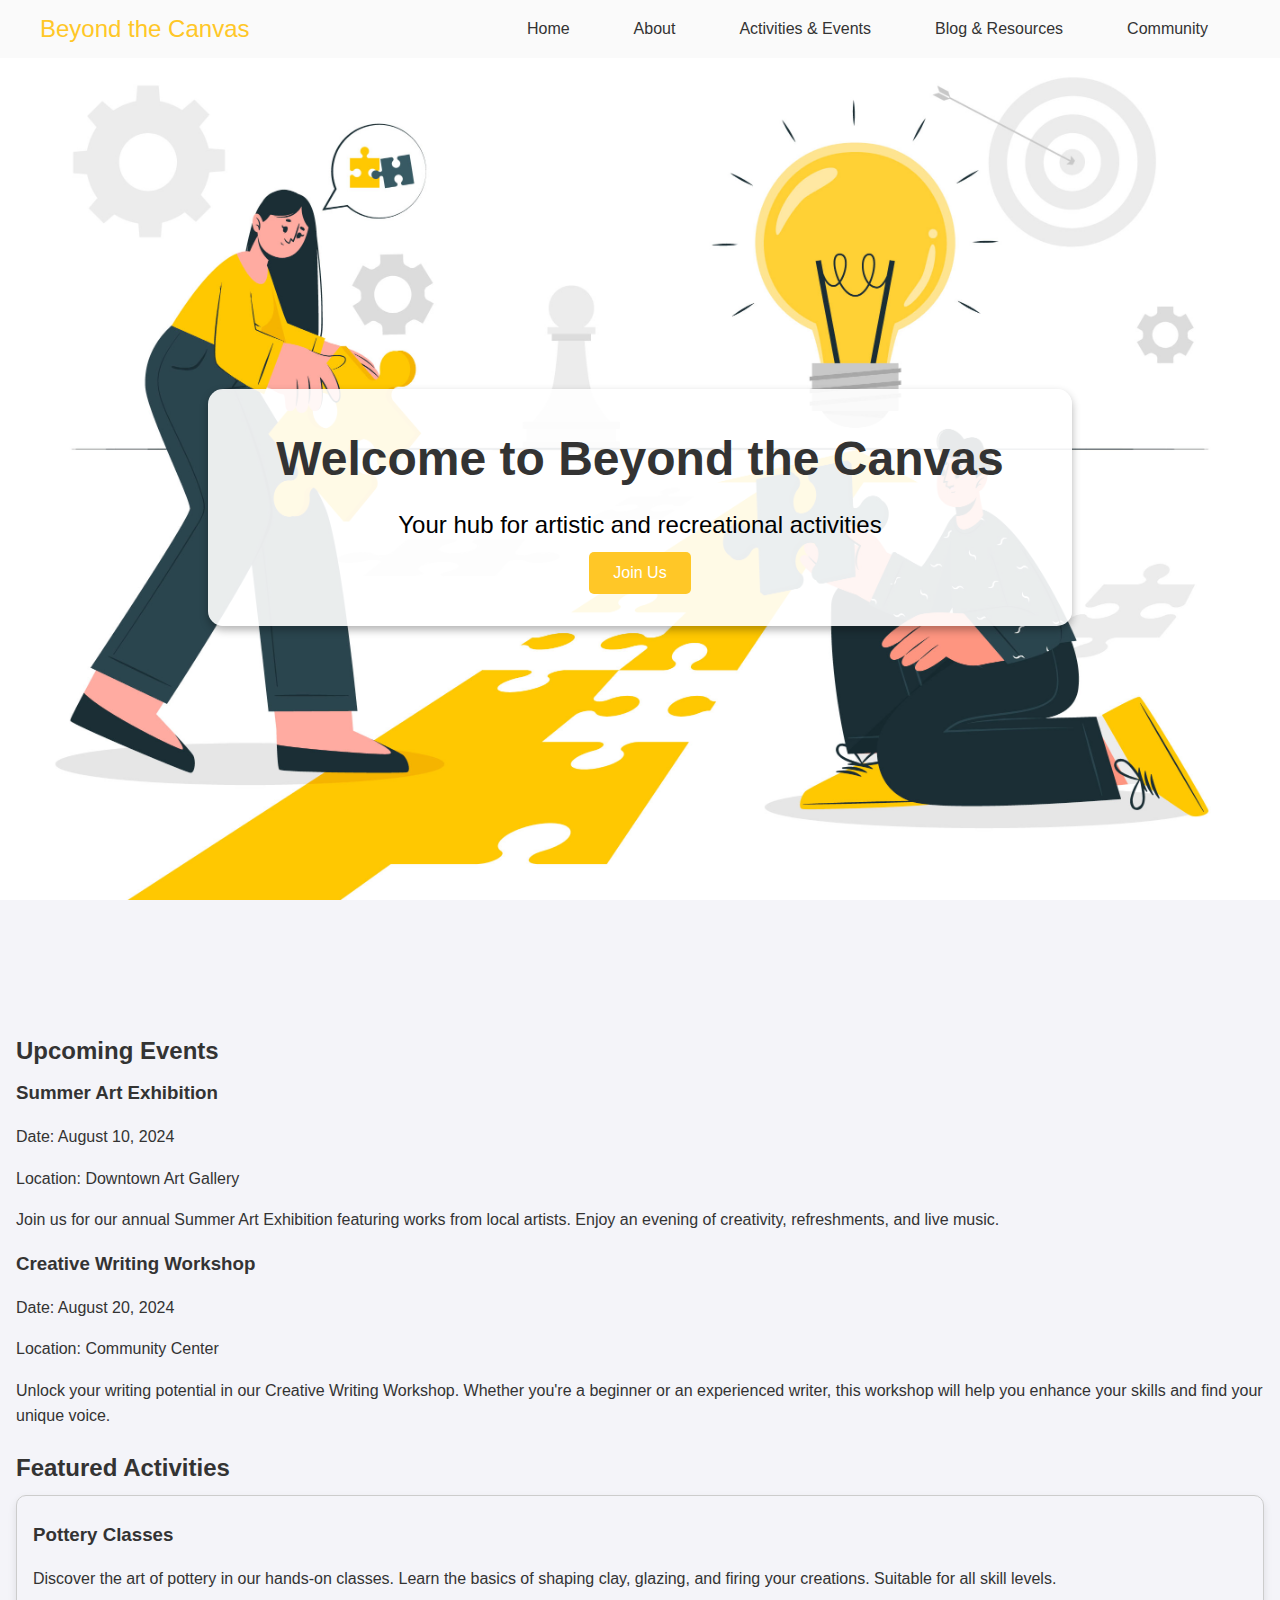
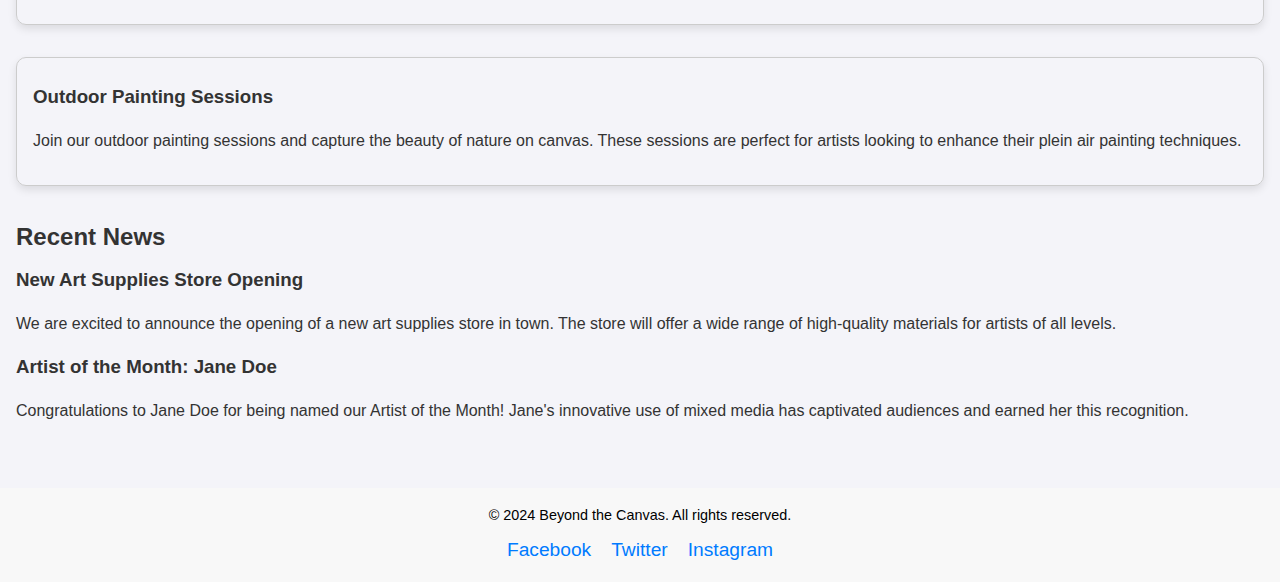
<file: index.html>
<!DOCTYPE html>
<html lang="en">
<head>
    <meta charset="UTF-8">
    <meta name="viewport" content="width=device-width, initial-scale=1.0">
    <title>Beyond the Canvas</title>
    <link rel="stylesheet" href="styles.css">
    <link rel="stylesheet" href="responsive.css">
    <link rel="stylesheet" href="parallax.css"> <!-- Add this line for parallax styles -->
</head>
<body>
    <!-- <header>
        <nav>
            <div class="nav-container">
                <a href="index.html" class="logo">Beyond the Canvas</a>
                <button class="hamburger" aria-label="Toggle menu">
                    &#9776;
                </button>
                <ul class="nav-links">
                    <li><a href="index.html">Home</a></li>
                    <li><a href="about.html">About</a></li>
                    <li class="dropdown">
                        <a href="#">Activities & Events</a>
                        <ul class="dropdown-menu">
                            <li><a href="activities.html">Activities</a></li>
                            <li><a href="events.html">Events</a></li>
                            <li><a href="achievements.html">Achievements</a></li>
                        </ul>
                    </li>
                    <li class="dropdown">
                        <a href="#">Blog & Resources</a>
                        <ul class="dropdown-menu">
                            <li><a href="blog.html">Blog</a></li>
                            <li><a href="resources.html">Resources</a></li>
                        </ul>
                    </li>
                    <li class="dropdown">
                        <a href="#">Community</a>
                        <ul class="dropdown-menu">
                            <li><a href="membership.html">Membership</a></li>
                            <li><a href="gallery.html">Gallery</a></li>
                            <li><a href="contact.html">Contact Us</a></li>
                        </ul>
                    </li>
                </ul>
            </div>
        </nav>
    </header> -->

    <header>
        <nav>
            <div class="nav-container">
                <a href="index.html" class="logo">Beyond the Canvas</a>
                <button class="hamburger" aria-label="Toggle menu">
                    &#9776;
                </button>
                <ul class="nav-links">
                    <li><a href="index.html">Home</a></li>
                    <li><a href="about.html">About</a></li>
                    <li class="dropdown">
                        <a href="#">Activities & Events</a>
                        <ul class="dropdown-menu">
                            <li><a href="activities.html">Activities</a></li>
                            <li><a href="events.html">Events</a></li>
                            <li><a href="achievements.html">Achievements</a></li>
                        </ul>
                    </li>
                    <li class="dropdown">
                        <a href="#">Blog & Resources</a>
                        <ul class="dropdown-menu">
                            <li><a href="blog.html">Blog</a></li>
                            <li><a href="resources.html">Resources</a></li>
                        </ul>
                    </li>
                    <li class="dropdown">
                        <a href="#">Community</a>
                        <ul class="dropdown-menu">
                            <li><a href="membership.html">Membership</a></li>
                            <li><a href="gallery.html">Gallery</a></li>
                            <li><a href="contact.html">Contact Us</a></li>
                        </ul>
                    </li>
                </ul>
            </div>
        </nav>
    </header>
    
    <div class="parallax-bg">
        <div class="hero-content">
            <h1>Welcome to Beyond the Canvas</h1>
            <p>Your hub for artistic and recreational activities</p>
            <button style="background-color: ffc727;">Join Us</button>
        </div>
    </div>
    
    <main>
        <section class="upcoming-events" id="events-section">
            <h2>Upcoming Events</h2>
            <div class="event">
                <h3>Summer Art Exhibition</h3>
                <p>Date: August 10, 2024</p>
                <p>Location: Downtown Art Gallery</p>
                <p>Join us for our annual Summer Art Exhibition featuring works from local artists. Enjoy an evening of creativity, refreshments, and live music.</p>
            </div>
            <div class="event">
                <h3>Creative Writing Workshop</h3>
                <p>Date: August 20, 2024</p>
                <p>Location: Community Center</p>
                <p>Unlock your writing potential in our Creative Writing Workshop. Whether you're a beginner or an experienced writer, this workshop will help you enhance your skills and find your unique voice.</p>
            </div>
        </section>
        <section class="featured-activities">
            <h2>Featured Activities</h2>
            <div class="activity">
                <h3>Pottery Classes</h3>
                <p>Discover the art of pottery in our hands-on classes. Learn the basics of shaping clay, glazing, and firing your creations. Suitable for all skill levels.</p>
            </div>
            <div class="activity">
                <h3>Outdoor Painting Sessions</h3>
                <p>Join our outdoor painting sessions and capture the beauty of nature on canvas. These sessions are perfect for artists looking to enhance their plein air painting techniques.</p>
            </div>
        </section>
        <section class="recent-news">
            <h2>Recent News</h2>
            <div class="news-item">
                <h3>New Art Supplies Store Opening</h3>
                <p>We are excited to announce the opening of a new art supplies store in town. The store will offer a wide range of high-quality materials for artists of all levels.</p>
            </div>
            <div class="news-item">
                <h3>Artist of the Month: Jane Doe</h3>
                <p>Congratulations to Jane Doe for being named our Artist of the Month! Jane's innovative use of mixed media has captivated audiences and earned her this recognition.</p>
            </div>
        </section>
    </main>
    <footer>
        <p>&copy; 2024 Beyond the Canvas. All rights reserved.</p>
        <div class="social-media">
            <a href="#">Facebook</a>
            <a href="#">Twitter</a>
            <a href="#">Instagram</a>
        </div>
    </footer>
    <script src="script.js"></script>
</body>
</html>
</file>
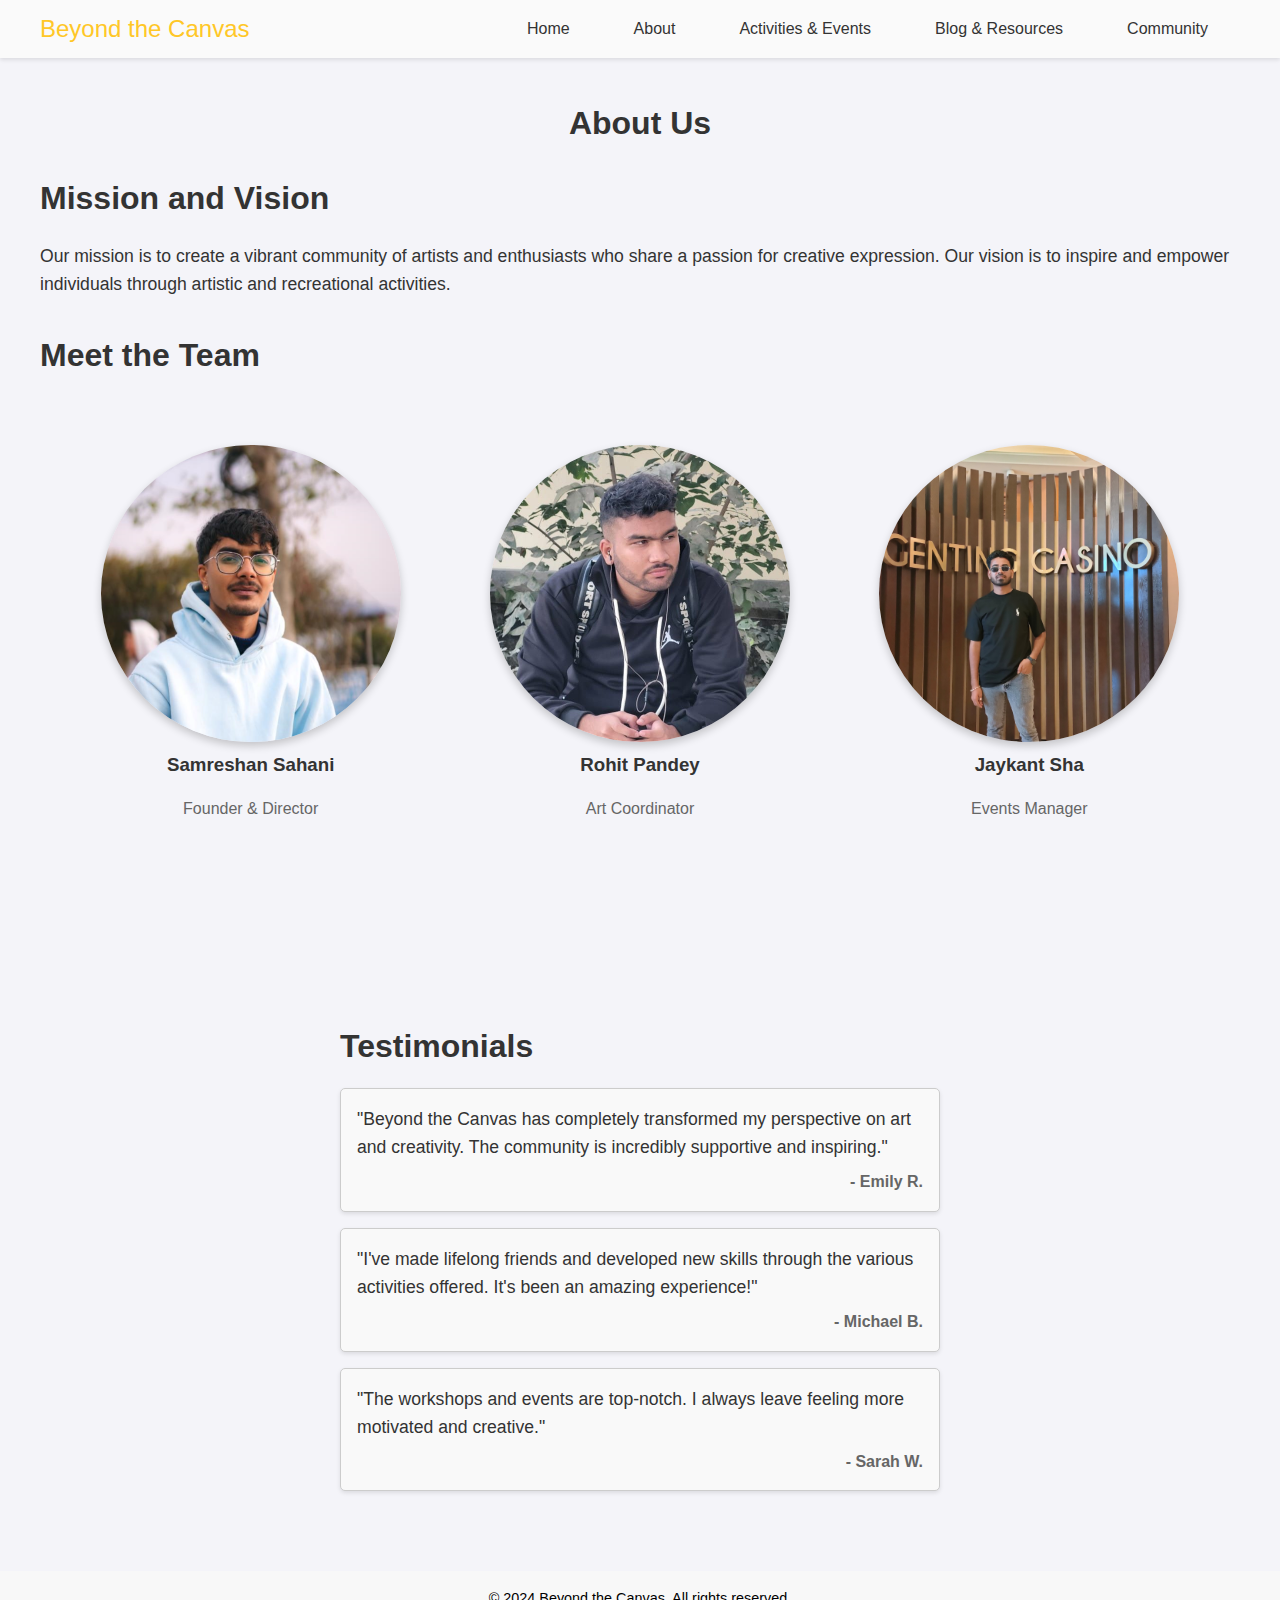
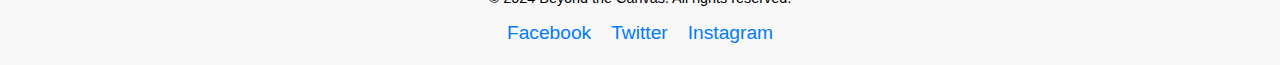
<file: about.html>
<!DOCTYPE html>
<html lang="en">
<head>
    <meta charset="UTF-8">
    <meta name="viewport" content="width=device-width, initial-scale=1.0">
    <title>About Us - Beyond the Canvas</title>
    <link rel="stylesheet" href="styles.css">
    <link rel="stylesheet" href="responsive.css">
    <style>

/* Main Content Styles */
main {
    padding: 2rem;
}

.about-us {
    max-width: 1200px;
    margin: 0 auto;
}

h1 {
    text-align: center;
    margin-bottom: 1.5rem;
    color: #333;
}

.mission-vision {
    margin-bottom: 2rem;
}

.mission-vision h2 {
    font-size: 2rem;
    margin-bottom: 0.5rem;
    color: #333;
}

.mission-vision p {
    font-size: 1.1rem;
}

.team {
    margin-bottom: 2rem;
}

.team h2 {
    font-size: 2rem;
    margin-bottom: 1rem;
    color: #333;
}

.team-outer {
    display: flex;
    justify-content: space-around;
    flex-wrap: wrap;
}

.team-member {
    text-align: center;
    margin: 1rem;
    max-width: 300px;
}

.team-member img {
    width: 100%;
    height: 60%;
    border-radius: 100%;
    box-shadow: 0 4px 8px rgba(0, 0, 0, 0.2);
}

.team-member h3 {
    margin: 0.5rem 0;
    color: #333;
}

.team-member p {
    color: #666;
}

.testimonials {
    margin-top: 2rem;
}

.testimonials h2 {
    font-size: 2rem;
    margin-bottom: 1rem;
    color: #333;
}

.testimonial {
    background: #f9f9f9;
    border-radius: 5px;
    padding: 1rem;
    margin-bottom: 1rem;
    box-shadow: 0 2px 4px rgba(0, 0, 0, 0.1);
}

.testimonial p {
    font-size: 1.1rem;
    margin: 0;
    color: #333;
}

.testimonial h3 {
    text-align: right;
    font-size: 1rem;
    margin: 0.5rem 0 0;
    color: #666;
}

    </style>
</head>
<body>
    <header>
        <nav>
            <div class="nav-container">
                <a href="index.html" class="logo">Beyond the Canvas</a>
                <button class="hamburger" aria-label="Toggle menu">
                    &#9776;
                </button>
                <ul class="nav-links">
                    <li><a href="index.html">Home</a></li>
                    <li><a href="about.html">About</a></li>
                    <li class="dropdown">
                        <a href="#">Activities & Events</a>
                        <ul class="dropdown-menu">
                            <li><a href="activities.html">Activities</a></li>
                            <li><a href="events.html">Events</a></li>
                            <li><a href="achievements.html">Achievements</a></li>

                        </ul>
                    </li>
                    <li class="dropdown">
                        <a href="#">Blog & Resources</a>
                        <ul class="dropdown-menu">
                            <li><a href="blog.html">Blog</a></li>
                            <li><a href="resources.html">Resources</a></li>
                        </ul>
                    </li>
                    <li class="dropdown">
                        <a href="#">Community</a>
                        <ul class="dropdown-menu">
                            <li><a href="membership.html">Membership</a></li>
                            <li><a href="gallery.html">Gallery</a></li>
                            <li><a href="contact.html">Contact Us</a></li>
                        </ul>
                    </li>
                </ul>
            </div>
        </nav>
    </header>
    <main>
        <section class="about-us">
            <h1>About Us</h1>
            <div class="mission-vision">
                <h2>Mission and Vision</h2>
                <p>Our mission is to create a vibrant community of artists and enthusiasts who share a passion for creative expression. Our vision is to inspire and empower individuals through artistic and recreational activities.</p>
            </div>
            <div class="team">
                <h2>Meet the Team</h2>
                <div class="team-outer">
                    <div class="team-member">
                        <img src="Member.png" alt="Team Member 1">
                        <h3>Samreshan Sahani</h3>
                        <p>Founder & Director</p>
                    </div>
                    <div class="team-member">
                        <img src="Member2.jpg" alt="Team Member 2">
                        <h3>Rohit Pandey</h3>
                        <p>Art Coordinator</p>
                    </div>
                    <div class="team-member">
                        <img src="Member3.jpg" alt="Team Member 3">
                        <h3>Jaykant Sha</h3>
                        <p>Events Manager</p>
                    </div>
                </div>
            </div>
            <div class="testimonials">
                <h2>Testimonials</h2>
                <div class="testimonial">
                    <p>"Beyond the Canvas has completely transformed my perspective on art and creativity. The community is incredibly supportive and inspiring."</p>
                    <h3>- Emily R.</h3>
                </div>
                <div class="testimonial">
                    <p>"I've made lifelong friends and developed new skills through the various activities offered. It's been an amazing experience!"</p>
                    <h3>- Michael B.</h3>
                </div>
                <div class="testimonial">
                    <p>"The workshops and events are top-notch. I always leave feeling more motivated and creative."</p>
                    <h3>- Sarah W.</h3>
                </div>
            </div>
        </section>
    </main>
    <footer>
        <p>&copy; 2024 Beyond the Canvas. All rights reserved.</p>
        <div class="social-media">
            <a href="#">Facebook</a>
            <a href="#">Twitter</a>
            <a href="#">Instagram</a>
        </div>
    </footer>
    <script src="script.js"></script>
</body>
</html>
</file>
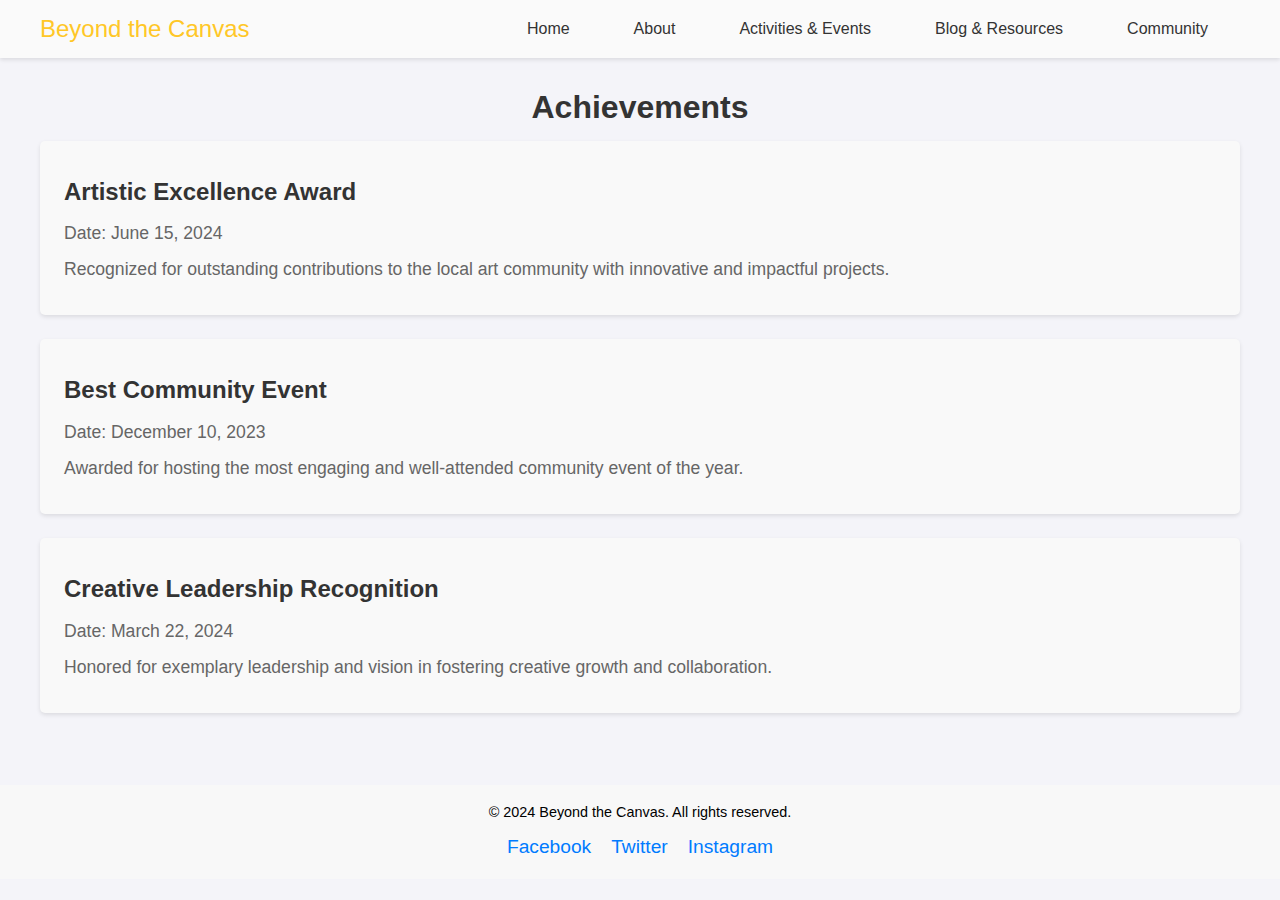
<file: achievements.html>
<!DOCTYPE html>
<html lang="en">
<head>
    <meta charset="UTF-8">
    <meta name="viewport" content="width=device-width, initial-scale=1.0">
    <title>Achievements - Beyond the Canvas</title>
    <link rel="stylesheet" href="styles.css">
    <link rel="stylesheet" href="responsive.css">
</head>
<body>
    <header>
        <nav>
            <div class="nav-container">
                <a href="index.html" class="logo">Beyond the Canvas</a>
                <button class="hamburger" aria-label="Toggle menu">
                    &#9776;
                </button>
                <ul class="nav-links">
                    <li><a href="index.html">Home</a></li>
                    <li><a href="about.html">About</a></li>
                    <li class="dropdown">
                        <a href="#">Activities & Events</a>
                        <ul class="dropdown-menu">
                            <li><a href="activities.html">Activities</a></li>
                            <li><a href="events.html">Events</a></li>
                            <li><a href="achievements.html">Achievements</a></li>
                        </ul>
                    </li>
                    <li class="dropdown">
                        <a href="#">Blog & Resources</a>
                        <ul class="dropdown-menu">
                            <li><a href="blog.html">Blog</a></li>
                            <li><a href="resources.html">Resources</a></li>
                        </ul>
                    </li>
                    <li class="dropdown">
                        <a href="#">Community</a>
                        <ul class="dropdown-menu">
                            <li><a href="membership.html">Membership</a></li>
                            <li><a href="gallery.html">Gallery</a></li>
                            <li><a href="contact.html">Contact Us</a></li>
                        </ul>
                    </li>
                </ul>
            </div>
        </nav>
    </header>
    
    <main>
        <section class="achievements">
            <h1>Achievements</h1>
            <div class="achievement">
                <h2>Artistic Excellence Award</h2>
                <p>Date: June 15, 2024</p>
                <p>Recognized for outstanding contributions to the local art community with innovative and impactful projects.</p>
            </div>
            <div class="achievement">
                <h2>Best Community Event</h2>
                <p>Date: December 10, 2023</p>
                <p>Awarded for hosting the most engaging and well-attended community event of the year.</p>
            </div>
            <div class="achievement">
                <h2>Creative Leadership Recognition</h2>
                <p>Date: March 22, 2024</p>
                <p>Honored for exemplary leadership and vision in fostering creative growth and collaboration.</p>
            </div>
        </section>
    </main>
    
    <footer>
        <p>&copy; 2024 Beyond the Canvas. All rights reserved.</p>
        <div class="social-media">
            <a href="#">Facebook</a>
            <a href="#">Twitter</a>
            <a href="#">Instagram</a>
        </div>
    </footer>
    <script src="script.js"></script>
</body>
</html>
</file>
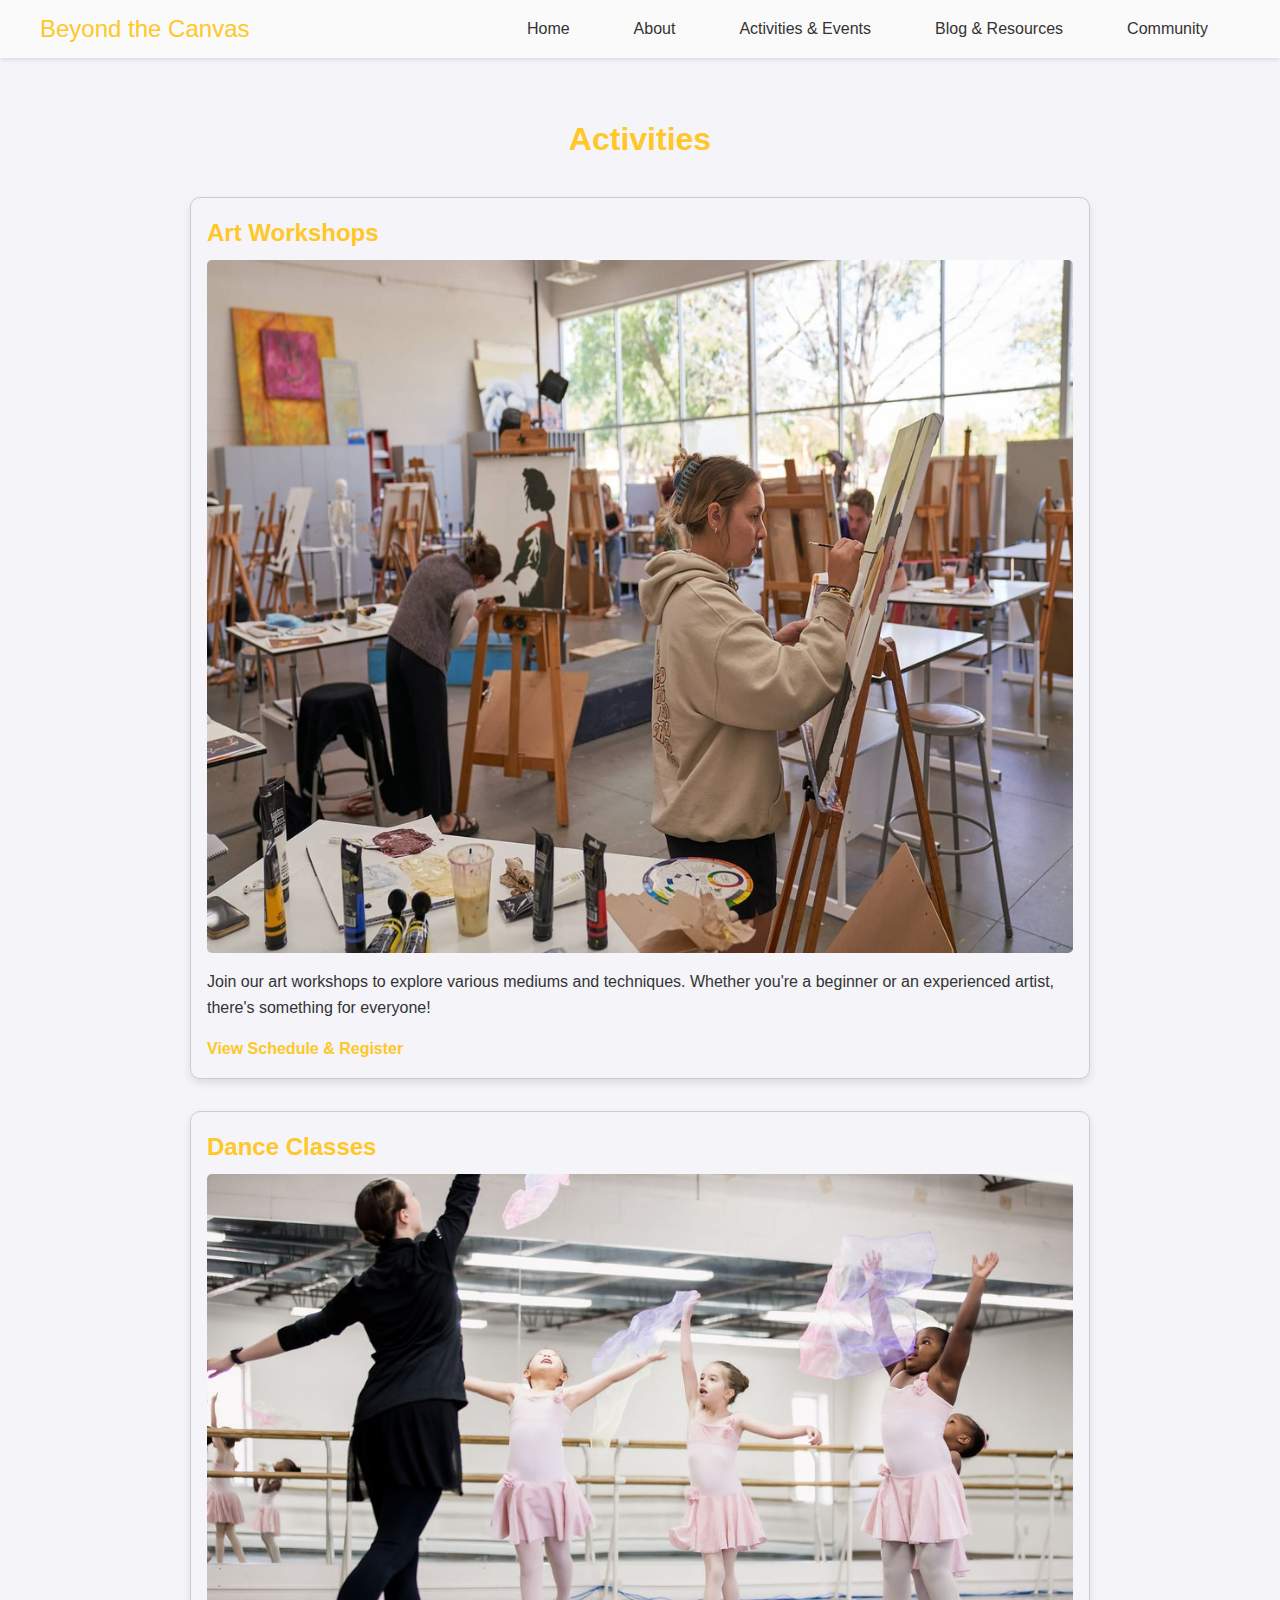
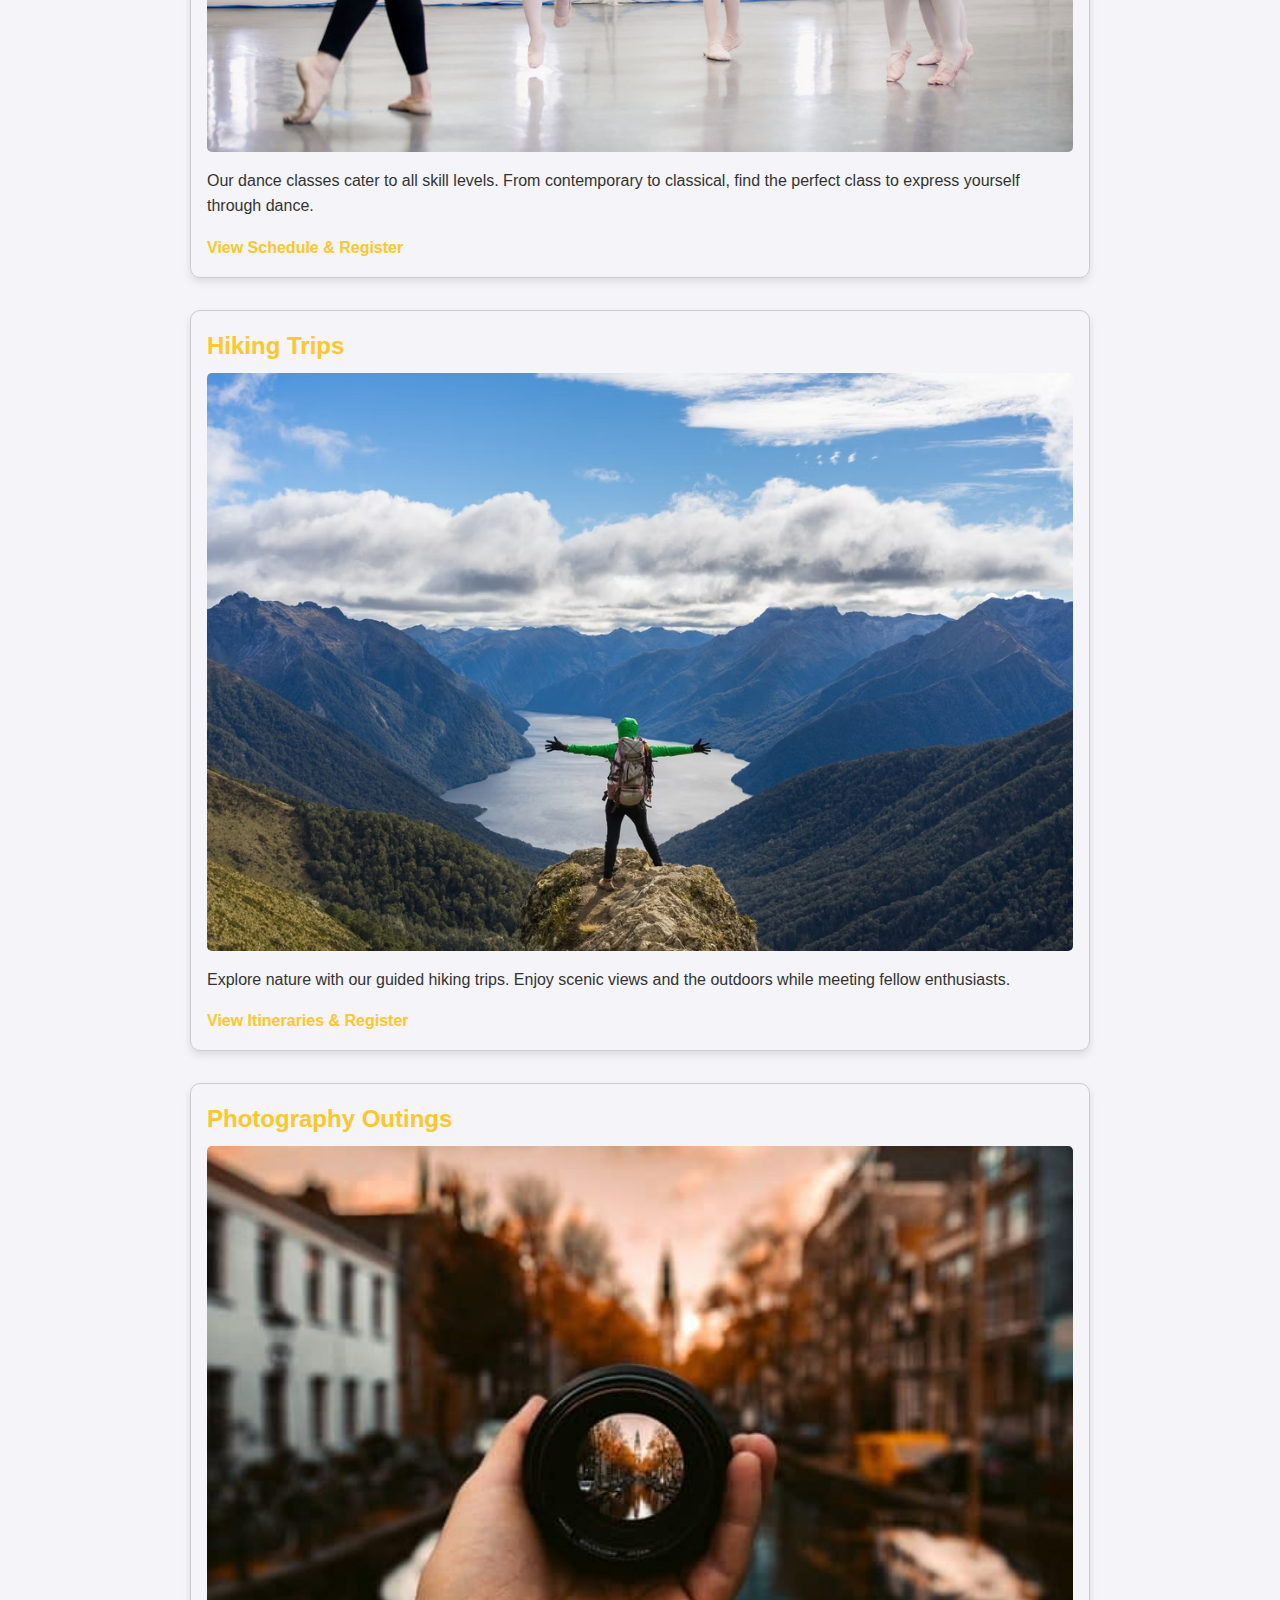
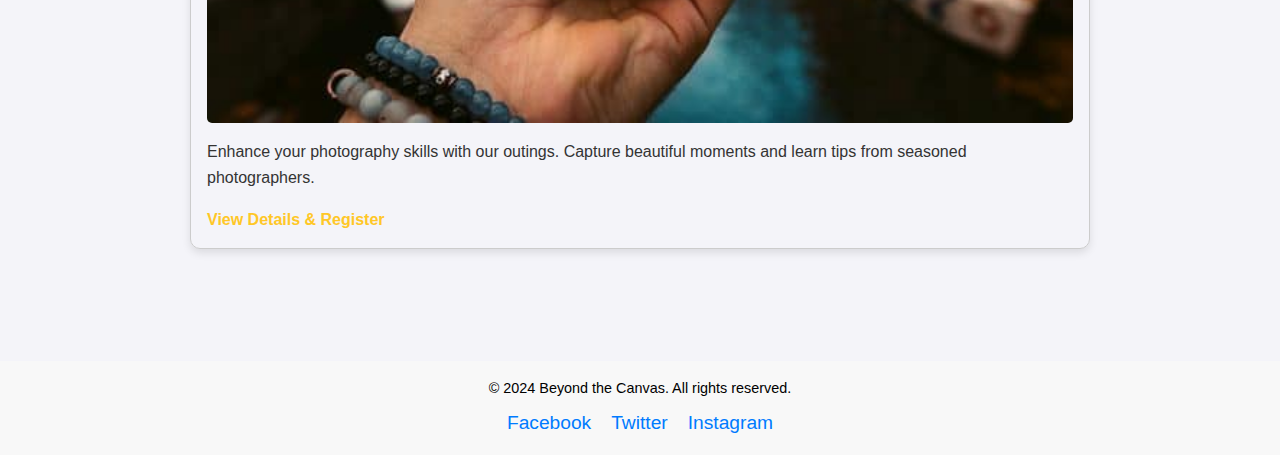
<file: activities.html>
<!DOCTYPE html>
<html lang="en">
<head>
    <meta charset="UTF-8">
    <meta name="viewport" content="width=device-width, initial-scale=1.0">
    <title>Activities - Beyond the Canvas</title>
    <link rel="stylesheet" href="styles.css">
    <link rel="stylesheet" href="responsive.css">
</head>
<body>
    <header>
        <nav>
            <div class="nav-container">
                <a href="index.html" class="logo">Beyond the Canvas</a>
                <button class="hamburger" aria-label="Toggle menu">
                    &#9776;
                </button>
                <ul class="nav-links">
                    <li><a href="index.html">Home</a></li>
                    <li><a href="about.html">About</a></li>
                    <li class="dropdown">
                        <a href="#">Activities & Events</a>
                        <ul class="dropdown-menu">
                            <li><a href="activities.html">Activities</a></li>
                            <li><a href="events.html">Events</a></li>
                            <li><a href="achievements.html">Achievements</a></li>

                        </ul>
                    </li>
                    <li class="dropdown">
                        <a href="#">Blog & Resources</a>
                        <ul class="dropdown-menu">
                            <li><a href="blog.html">Blog</a></li>
                            <li><a href="resources.html">Resources</a></li>
                        </ul>
                    </li>
                    <li class="dropdown">
                        <a href="#">Community</a>
                        <ul class="dropdown-menu">
                            <li><a href="membership.html">Membership</a></li>
                            <li><a href="gallery.html">Gallery</a></li>
                            <li><a href="contact.html">Contact Us</a></li>
                        </ul>
                    </li>
                </ul>
            </div>
        </nav>
    </header>
    
    
    <main>
        <section class="activities">
            <h1>Activities</h1>
            <div class="activity">
                <h2>Art Workshops</h2>
                <img src="art-workshop.jpg" alt="Art Workshop">
                <p>Join our art workshops to explore various mediums and techniques. Whether you're a beginner or an experienced artist, there's something for everyone!</p>
                <a href="#">View Schedule & Register</a>
            </div>
            <div class="activity">
                <h2>Dance Classes</h2>
                <img src="Dance.classes.jpg" alt="Dance Class">
                <p>Our dance classes cater to all skill levels. From contemporary to classical, find the perfect class to express yourself through dance.</p>
                <a href="#">View Schedule & Register</a>
            </div>
            <div class="activity">
                <h2>Hiking Trips</h2>
                <img src="hiking-2.avif" alt="Hiking Trip">
                <p>Explore nature with our guided hiking trips. Enjoy scenic views and the outdoors while meeting fellow enthusiasts.</p>
                <a href="#">View Itineraries & Register</a>
            </div>
            <div class="activity">
                <h2>Photography Outings</h2>
                <img src="Photography.jpg" alt="Photography Outing">
                <p>Enhance your photography skills with our outings. Capture beautiful moments and learn tips from seasoned photographers.</p>
                <a href="#">View Details & Register</a>
            </div>
        </section>
    </main>
    <footer>
        <p>&copy; 2024 Beyond the Canvas. All rights reserved.</p>
        <div class="social-media">
            <a href="#">Facebook</a>
            <a href="#">Twitter</a>
            <a href="#">Instagram</a>
        </div>
    </footer>
    <script src="script.js"></script>
</body>
</html>
</file>
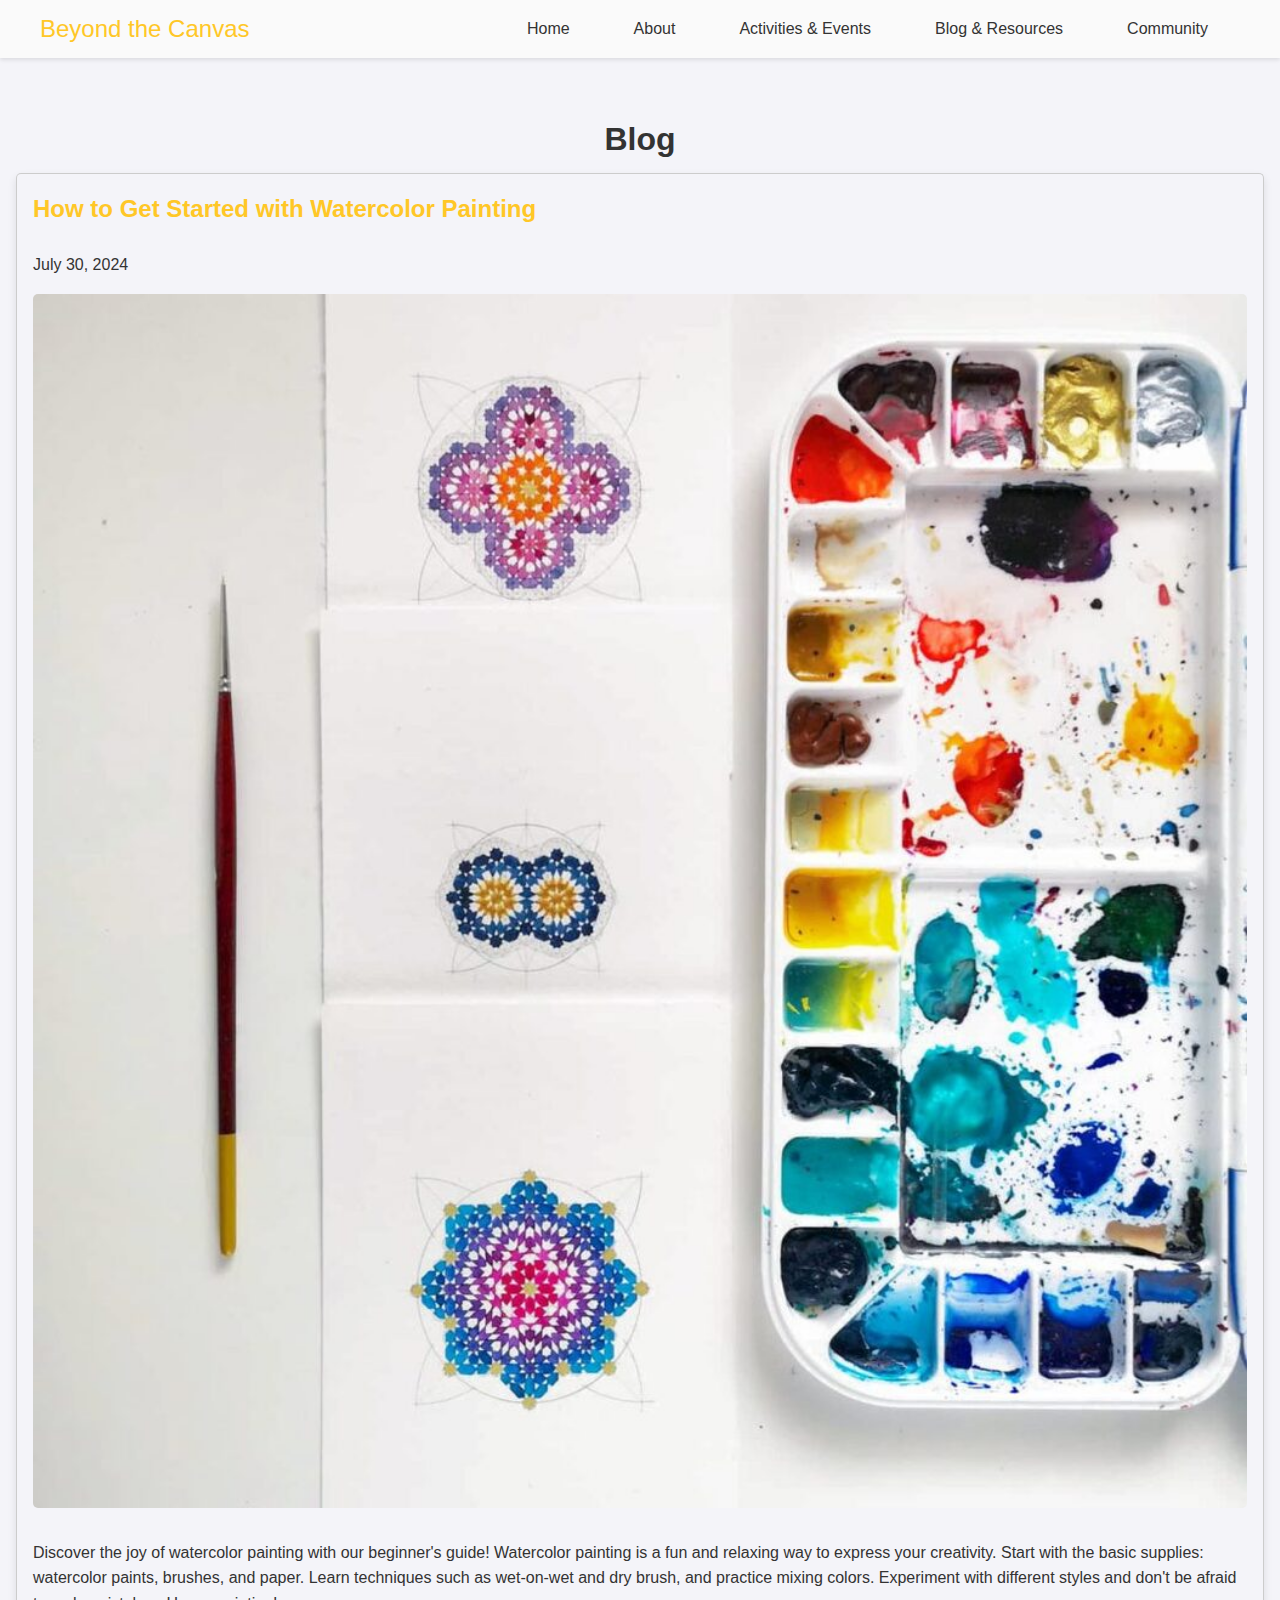
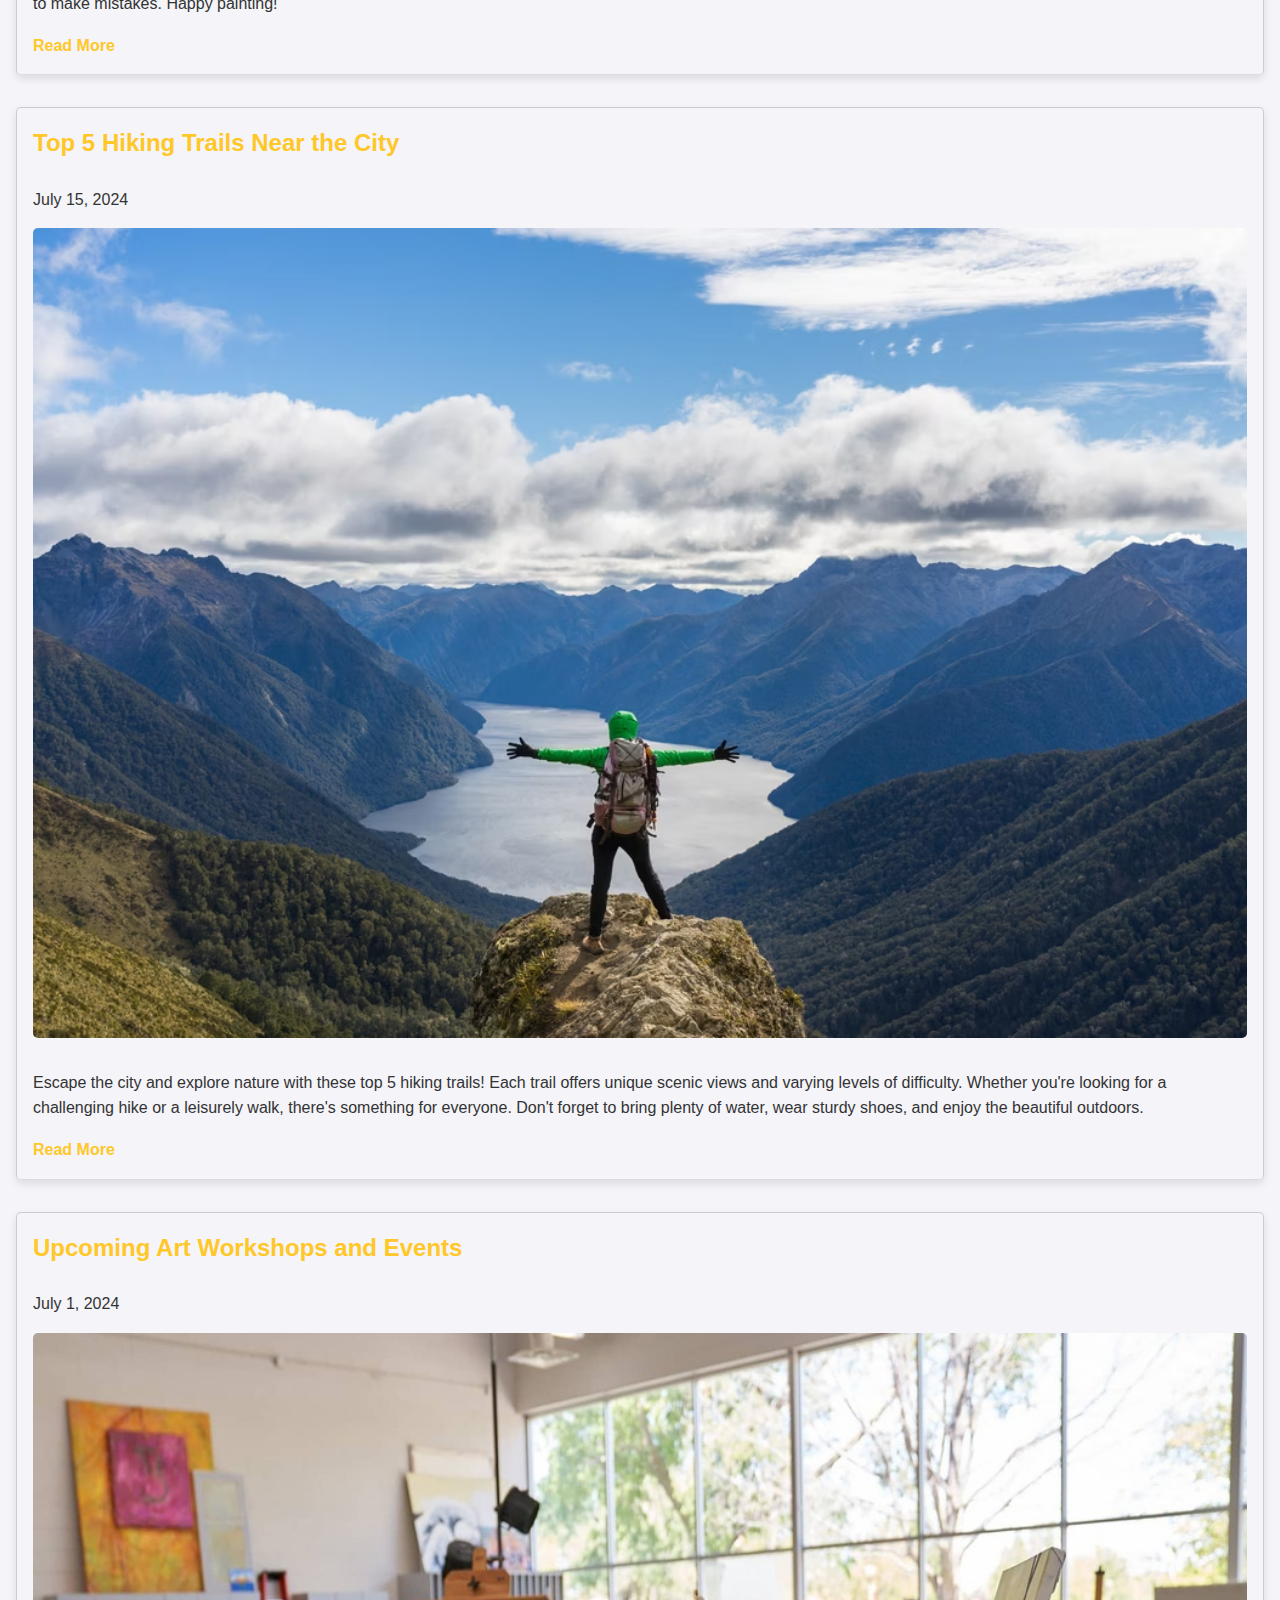
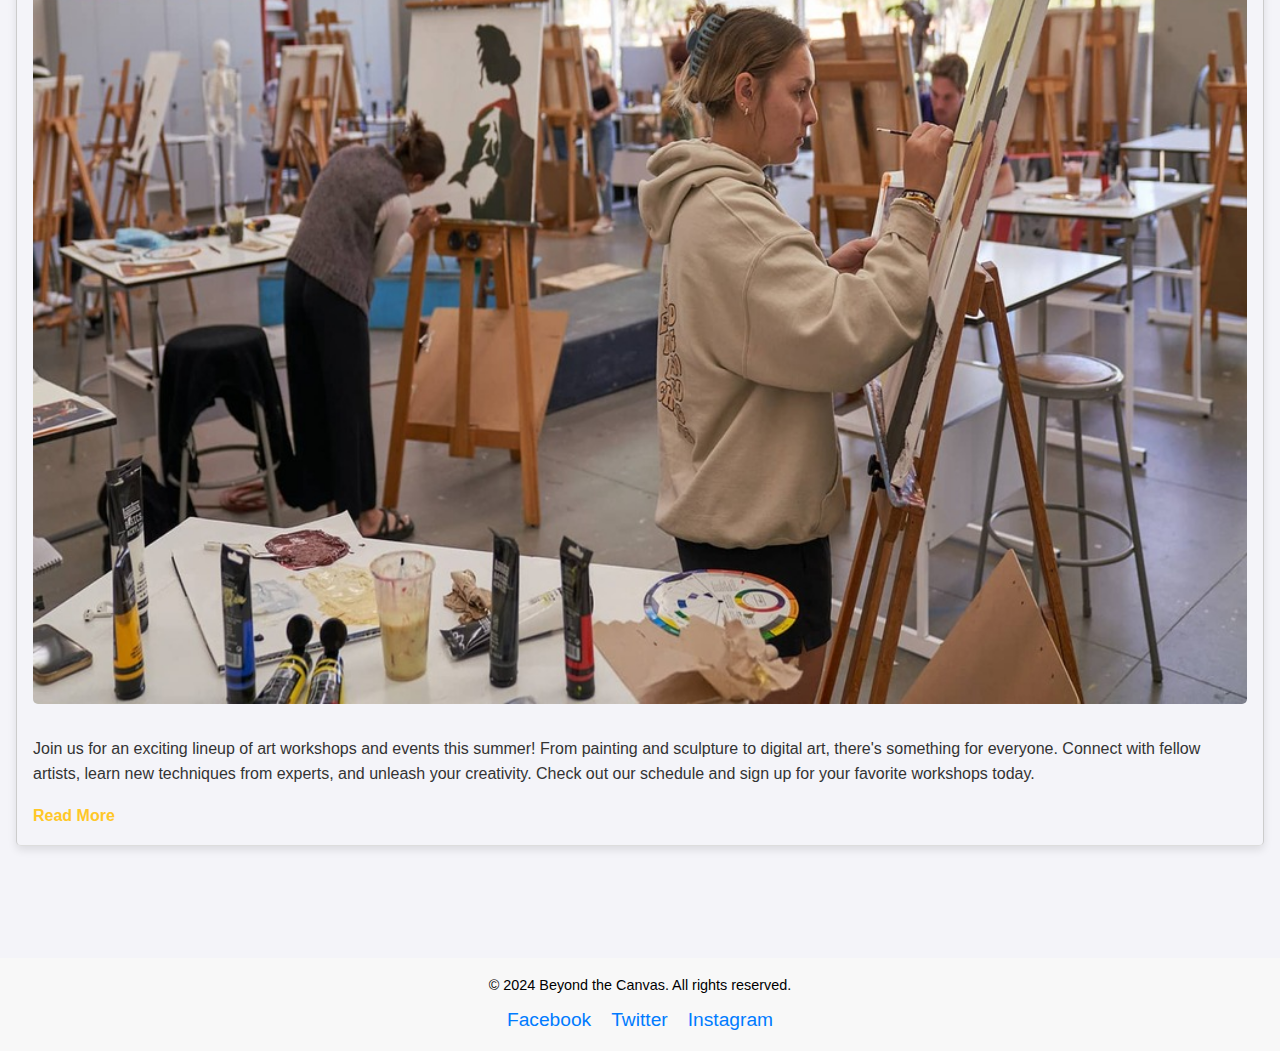
<file: blog.html>
<!DOCTYPE html>
<html lang="en">
<head>
    <meta charset="UTF-8">
    <meta name="viewport" content="width=device-width, initial-scale=1.0">
    <title>Blog - Beyond the Canvas</title>
    <link rel="stylesheet" href="styles.css">
    <link rel="stylesheet" href="responsive.css">
</head>
<body>
    <header>
        <nav>
            <div class="nav-container">
                <a href="index.html" class="logo">Beyond the Canvas</a>
                <button class="hamburger" aria-label="Toggle menu">
                    &#9776;
                </button>
                <ul class="nav-links">
                    <li><a href="index.html">Home</a></li>
                    <li><a href="about.html">About</a></li>
                    <li class="dropdown">
                        <a href="#">Activities & Events</a>
                        <ul class="dropdown-menu">
                            <li><a href="activities.html">Activities</a></li>
                            <li><a href="events.html">Events</a></li>
                            <li><a href="achievements.html">Achievements</a></li>

                        </ul>
                    </li>
                    <li class="dropdown">
                        <a href="#">Blog & Resources</a>
                        <ul class="dropdown-menu">
                            <li><a href="blog.html">Blog</a></li>
                            <li><a href="resources.html">Resources</a></li>
                        </ul>
                    </li>
                    <li class="dropdown">
                        <a href="#">Community</a>
                        <ul class="dropdown-menu">
                            <li><a href="membership.html">Membership</a></li>
                            <li><a href="gallery.html">Gallery</a></li>
                            <li><a href="contact.html">Contact Us</a></li>
                        </ul>
                    </li>
                </ul>
            </div>
        </nav>
    </header>
    
    
    <main>
        <section class="blog">
            <h1>Blog</h1>
            <article class="blog-post">
                <h2>How to Get Started with Watercolor Painting</h2>
                <p class="date">July 30, 2024</p>
                <img src="blog.watercolour.jpg" alt="Watercolor Painting">
                <p>Discover the joy of watercolor painting with our beginner's guide! Watercolor painting is a fun and relaxing way to express your creativity. Start with the basic supplies: watercolor paints, brushes, and paper. Learn techniques such as wet-on-wet and dry brush, and practice mixing colors. Experiment with different styles and don't be afraid to make mistakes. Happy painting!</p>
                <a href="#">Read More</a>
            </article>
            <article class="blog-post">
                <h2>Top 5 Hiking Trails Near the City</h2>
                <p class="date">July 15, 2024</p>
                <img src="hiking-2.avif" alt="Hiking Trails">
                <p>Escape the city and explore nature with these top 5 hiking trails! Each trail offers unique scenic views and varying levels of difficulty. Whether you're looking for a challenging hike or a leisurely walk, there's something for everyone. Don't forget to bring plenty of water, wear sturdy shoes, and enjoy the beautiful outdoors.</p>
                <a href="#">Read More</a>
            </article>
            <article class="blog-post">
                <h2>Upcoming Art Workshops and Events</h2>
                <p class="date">July 1, 2024</p>
                <img src="art-workshop.jpg" alt="Art Workshops">
                <p>Join us for an exciting lineup of art workshops and events this summer! From painting and sculpture to digital art, there's something for everyone. Connect with fellow artists, learn new techniques from experts, and unleash your creativity. Check out our schedule and sign up for your favorite workshops today.</p>
                <a href="#">Read More</a>
            </article>
        </section>
    </main>
    <footer>
        <p>&copy; 2024 Beyond the Canvas. All rights reserved.</p>
        <div class="social-media">
            <a href="#">Facebook</a>
            <a href="#">Twitter</a>
            <a href="#">Instagram</a>
        </div>
    </footer>
    <script src="script.js"></script>
</body>
</html>
</file>
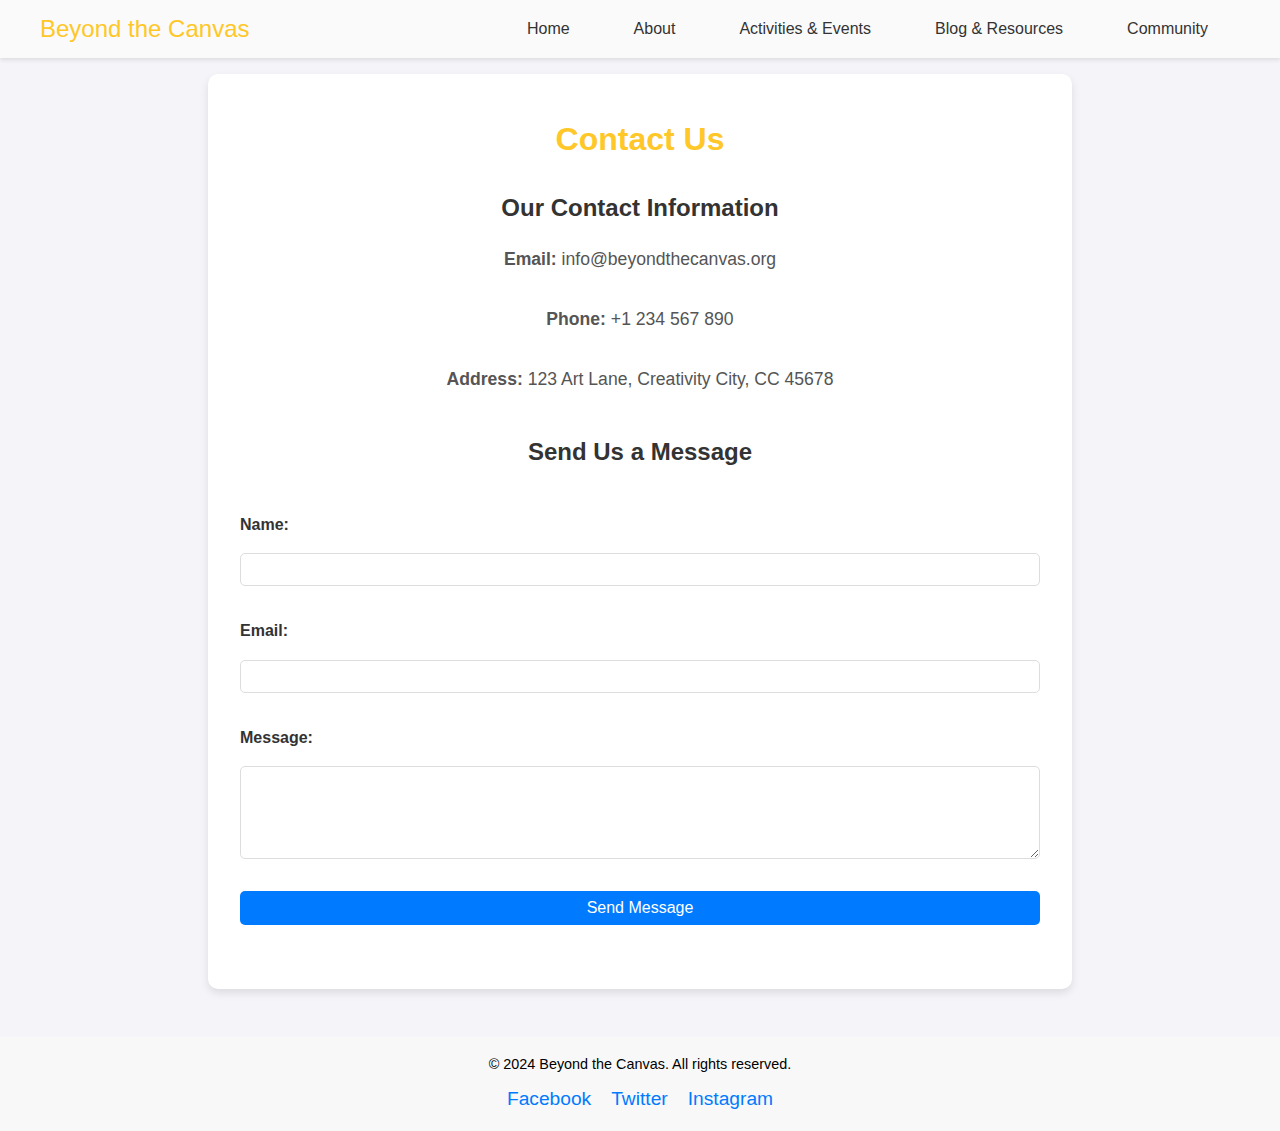
<file: contact.html>
<!DOCTYPE html>
<html lang="en">
<head>
    <meta charset="UTF-8">
    <meta name="viewport" content="width=device-width, initial-scale=1.0">
    <title>Contact Us - Beyond the Canvas</title>
    <link rel="stylesheet" href="styles.css">
    <link rel="stylesheet" href="responsive.css">
</head>
<body>
    <header>
        <nav>
            <div class="nav-container">
                <a href="index.html" class="logo">Beyond the Canvas</a>
                <button class="hamburger" aria-label="Toggle menu">
                    &#9776;
                </button>
                <ul class="nav-links">
                    <li><a href="index.html">Home</a></li>
                    <li><a href="about.html">About</a></li>
                    <li class="dropdown">
                        <a href="#">Activities & Events</a>
                        <ul class="dropdown-menu">
                            <li><a href="activities.html">Activities</a></li>
                            <li><a href="events.html">Events</a></li>
                            <li><a href="achievements.html">Achievements</a></li>

                        </ul>
                    </li>
                    <li class="dropdown">
                        <a href="#">Blog & Resources</a>
                        <ul class="dropdown-menu">
                            <li><a href="blog.html">Blog</a></li>
                            <li><a href="resources.html">Resources</a></li>
                        </ul>
                    </li>
                    <li class="dropdown">
                        <a href="#">Community</a>
                        <ul class="dropdown-menu">
                            <li><a href="membership.html">Membership</a></li>
                            <li><a href="gallery.html">Gallery</a></li>
                            <li><a href="contact.html">Contact Us</a></li>
                        </ul>
                    </li>
                </ul>
            </div>
        </nav>
    </header>
    
    
    <main>
        <section class="contact">
            <h1>Contact Us</h1>
            <div class="contact-info">
                <h2>Our Contact Information</h2>
                <p><strong>Email:</strong> info@beyondthecanvas.org</p>
                <p><strong>Phone:</strong> +1 234 567 890</p>
                <p><strong>Address:</strong> 123 Art Lane, Creativity City, CC 45678</p>
            </div>
            <div class="contact-form">
                <h2>Send Us a Message</h2>
                <form id="contact-form">
                    <label for="name">Name:</label>
                    <input type="text" id="name" name="name" required>

                    <label for="email">Email:</label>
                    <input type="email" id="email" name="email" required>

                    <label for="message">Message:</label>
                    <textarea id="message" name="message" rows="5" required></textarea>

                    <button type="submit">Send Message</button>
                </form>
            </div>
        </section>
    </main>
    <footer>
        <p>&copy; 2024 Beyond the Canvas. All rights reserved.</p>
        <div class="social-media">
            <a href="#">Facebook</a>
            <a href="#">Twitter</a>
            <a href="#">Instagram</a>
        </div>
    </footer>
    <script src="script.js"></script>
</body>
</html>
</file>
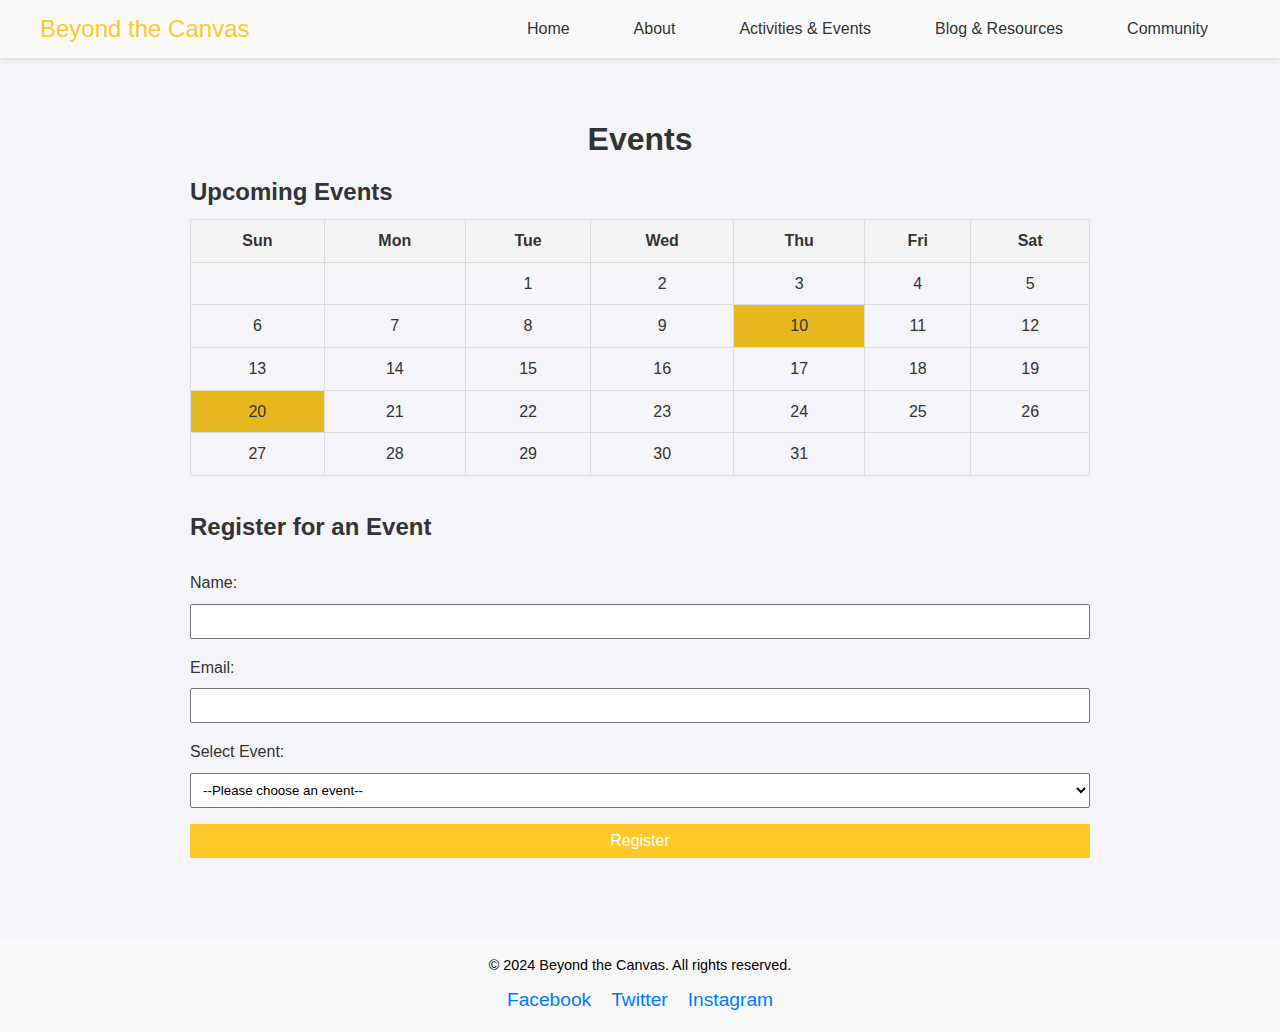
<file: events.html>
<!DOCTYPE html>
<html lang="en">
<head>
    <meta charset="UTF-8">
    <meta name="viewport" content="width=device-width, initial-scale=1.0">
    <title>Events - Beyond the Canvas</title>
    <link rel="stylesheet" href="styles.css">
    <link rel="stylesheet" href="responsive.css">
</head>
<body>
    <header>
        <nav>
            <div class="nav-container">
                <a href="index.html" class="logo">Beyond the Canvas</a>
                <button class="hamburger" aria-label="Toggle menu">
                    &#9776;
                </button>
                <ul class="nav-links">
                    <li><a href="index.html">Home</a></li>
                    <li><a href="about.html">About</a></li>
                    <li class="dropdown">
                        <a href="#">Activities & Events</a>
                        <ul class="dropdown-menu">
                            <li><a href="activities.html">Activities</a></li>
                            <li><a href="events.html">Events</a></li>
                            <li><a href="achievements.html">Achievements</a></li>

                        </ul>
                    </li>
                    <li class="dropdown">
                        <a href="#">Blog & Resources</a>
                        <ul class="dropdown-menu">
                            <li><a href="blog.html">Blog</a></li>
                            <li><a href="resources.html">Resources</a></li>
                        </ul>
                    </li>
                    <li class="dropdown">
                        <a href="#">Community</a>
                        <ul class="dropdown-menu">
                            <li><a href="membership.html">Membership</a></li>
                            <li><a href="gallery.html">Gallery</a></li>
                            <li><a href="contact.html">Contact Us</a></li>
                        </ul>
                    </li>
                </ul>
            </div>
        </nav>
    </header>
    
    
    <main>
        <section class="events">
            <h1>Events</h1>
            <div class="event-calendar">
                <h2>Upcoming Events</h2>
                <div id="calendar">
                    <!-- Simple calendar using plain HTML/CSS for demonstration -->
                    <table>
                        <thead>
                            <tr>
                                <th>Sun</th>
                                <th>Mon</th>
                                <th>Tue</th>
                                <th>Wed</th>
                                <th>Thu</th>
                                <th>Fri</th>
                                <th>Sat</th>
                            </tr>
                        </thead>
                        <tbody>
                            <tr>
                                <td></td>
                                <td></td>
                                <td>1</td>
                                <td>2</td>
                                <td>3</td>
                                <td>4</td>
                                <td>5</td>
                            </tr>
                            <tr>
                                <td>6</td>
                                <td>7</td>
                                <td>8</td>
                                <td>9</td>
                                <td class="eventDate summerArt" data-tooltip="Summer Art Exhibition">10</td>
                                <td>11</td>
                                <td>12</td>
                            </tr>
                            <tr>
                                <td>13</td>
                                <td>14</td>
                                <td>15</td>
                                <td>16</td>
                                <td>17</td>
                                <td>18</td>
                                <td>19</td>
                            </tr>
                            <tr>
                                <td class="eventDate creativeWriting" data-tooltip="Creative Writing Workshop">20</td>
                                <td>21</td>
                                <td>22</td>
                                <td>23</td>
                                <td>24</td>
                                <td>25</td>
                                <td>26</td>
                            </tr>
                            <tr>
                                <td>27</td>
                                <td>28</td>
                                <td>29</td>
                                <td>30</td>
                                <td>31</td>
                                <td></td>
                                <td></td>
                            </tr>
                        </tbody>
                    </table>
                </div>
            </div>
            <div class="event-registration">
                <h2>Register for an Event</h2>
                <form id="registration-form">
                    <label for="name">Name:</label>
                    <input type="text" id="name" name="name" required>

                    <label for="email">Email:</label>
                    <input type="email" id="email" name="email" required>

                    <label for="event">Select Event:</label>
                    <select id="event" name="event" required>
                        <option value="">--Please choose an event--</option>
                        <option value="art-workshop">Art Workshop</option>
                        <option value="dance-class">Dance Class</option>
                        <option value="hiking-trip">Hiking Trip</option>
                        <option value="photography-outing">Photography Outing</option>
                    </select>

                    <button type="submit">Register</button>
                </form>
            </div>
        </section>
    </main>
    <footer>
        <p>&copy; 2024 Beyond the Canvas. All rights reserved.</p>
        <div class="social-media">
            <a href="#">Facebook</a>
            <a href="#">Twitter</a>
            <a href="#">Instagram</a>
        </div>
    </footer>
    <script src="script.js"></script>
</body>
</html>
</file>
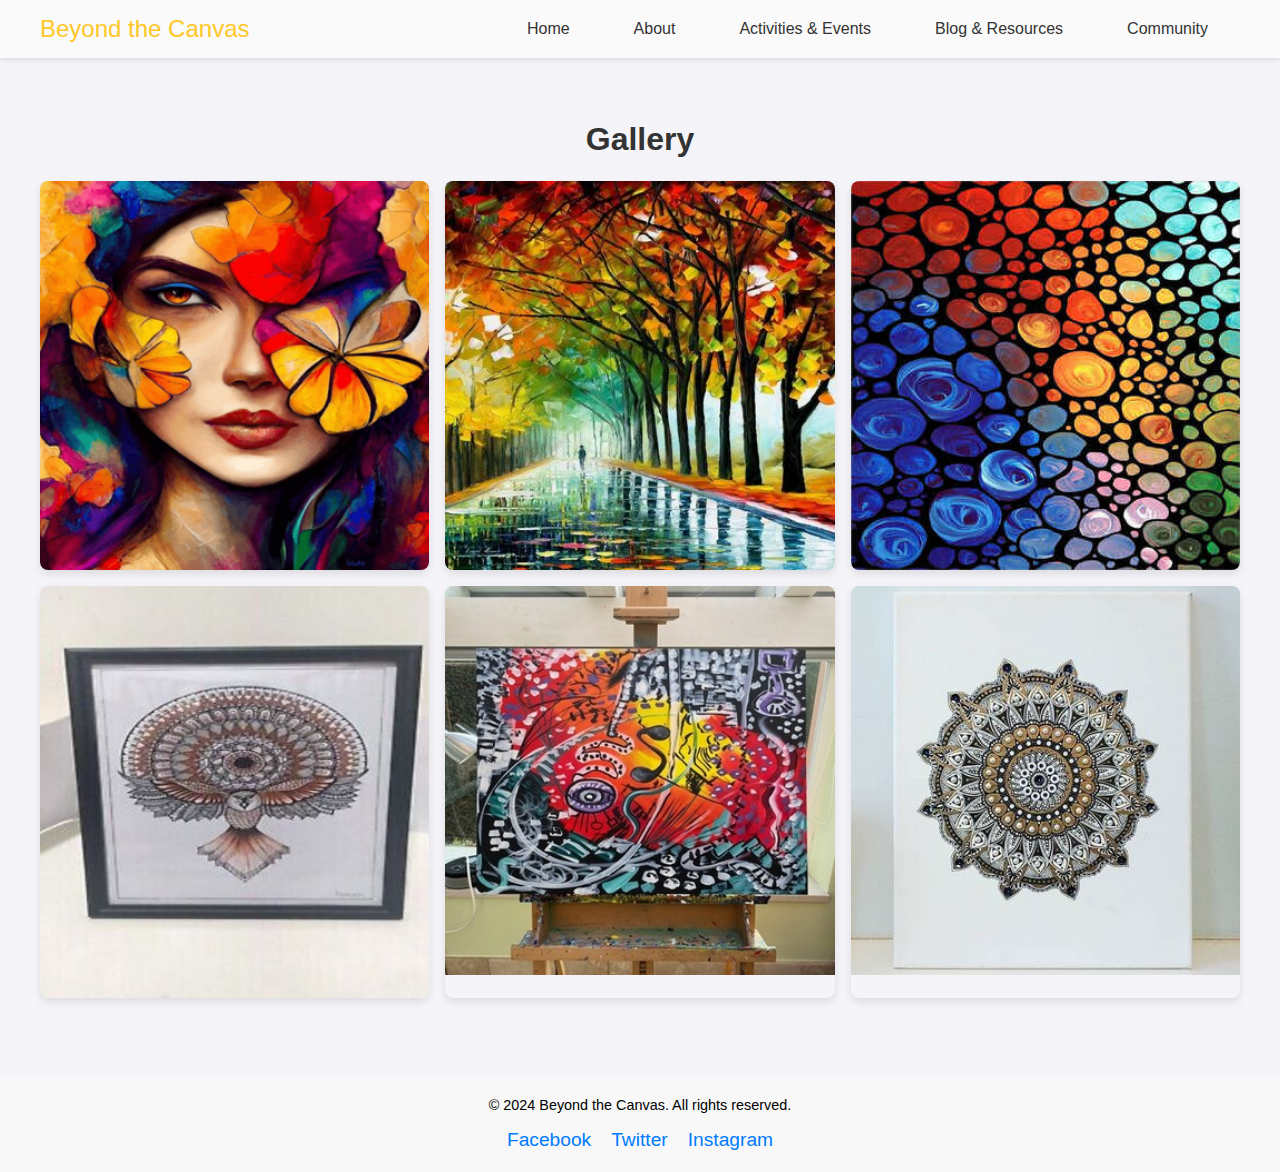
<file: gallery.html>
<!DOCTYPE html>
<html lang="en">
<head>
    <meta charset="UTF-8">
    <meta name="viewport" content="width=device-width, initial-scale=1.0">
    <title>Gallery - Beyond the Canvas</title>
    <link rel="stylesheet" href="styles.css">
    <link rel="stylesheet" href="responsive.css">
</head>
<body>
    <header>
        <nav>
            <div class="nav-container">
                <a href="index.html" class="logo">Beyond the Canvas</a>
                <button class="hamburger" aria-label="Toggle menu">
                    &#9776;
                </button>
                <ul class="nav-links">
                    <li><a href="index.html">Home</a></li>
                    <li><a href="about.html">About</a></li>
                    <li class="dropdown">
                        <a href="#">Activities & Events</a>
                        <ul class="dropdown-menu">
                            <li><a href="activities.html">Activities</a></li>
                            <li><a href="events.html">Events</a></li>
                            <li><a href="achievements.html">Achievements</a></li>

                        </ul>
                    </li>
                    <li class="dropdown">
                        <a href="#">Blog & Resources</a>
                        <ul class="dropdown-menu">
                            <li><a href="blog.html">Blog</a></li>
                            <li><a href="resources.html">Resources</a></li>
                        </ul>
                    </li>
                    <li class="dropdown">
                        <a href="#">Community</a>
                        <ul class="dropdown-menu">
                            <li><a href="membership.html">Membership</a></li>
                            <li><a href="gallery.html">Gallery</a></li>
                            <li><a href="contact.html">Contact Us</a></li>
                        </ul>
                    </li>
                </ul>
            </div>
        </nav>
    </header>
    
    
    <main>
        <section class="gallery">
            <h1>Gallery</h1>
            <div class="gallery-grid">
                <!-- Gallery images -->
                <figure>
                    <img src="gallery.image.png" alt="Artistic Painting 1">
                    <figcaption>Artistic Painting 1</figcaption>
                </figure>
                <figure>
                    <img src="gallery.img2.jpg" alt="Artistic Painting 2">
                    <figcaption>Artistic Painting 2</figcaption>
                </figure>
                <figure>
                    <img src="gallery.img3.jpg" alt="Artistic Painting 3">
                    <figcaption>Artistic Painting 3</figcaption>
                </figure>
                <figure>
                    <img src="gallery.event2.jpg" alt="Event Photo 1">
                    <figcaption>Event Photo 1</figcaption>
                </figure>
                <figure>
                    <img src="gallery.event.jpg" alt="Event Photo 2">
                    <figcaption>Event Photo 2</figcaption>
                </figure>
                <figure>
                    <img src="gallery.event3.jpg" alt="Event Photo 3">
                    <figcaption>Event Photo 3</figcaption>
                </figure>
            </div>
        </section>
    </main>
    <footer>
        <p>&copy; 2024 Beyond the Canvas. All rights reserved.</p>
        <div class="social-media">
            <a href="#">Facebook</a>
            <a href="#">Twitter</a>
            <a href="#">Instagram</a>
        </div>
    </footer>
    <script src="script.js"></script>
</body>
</html>
</file>
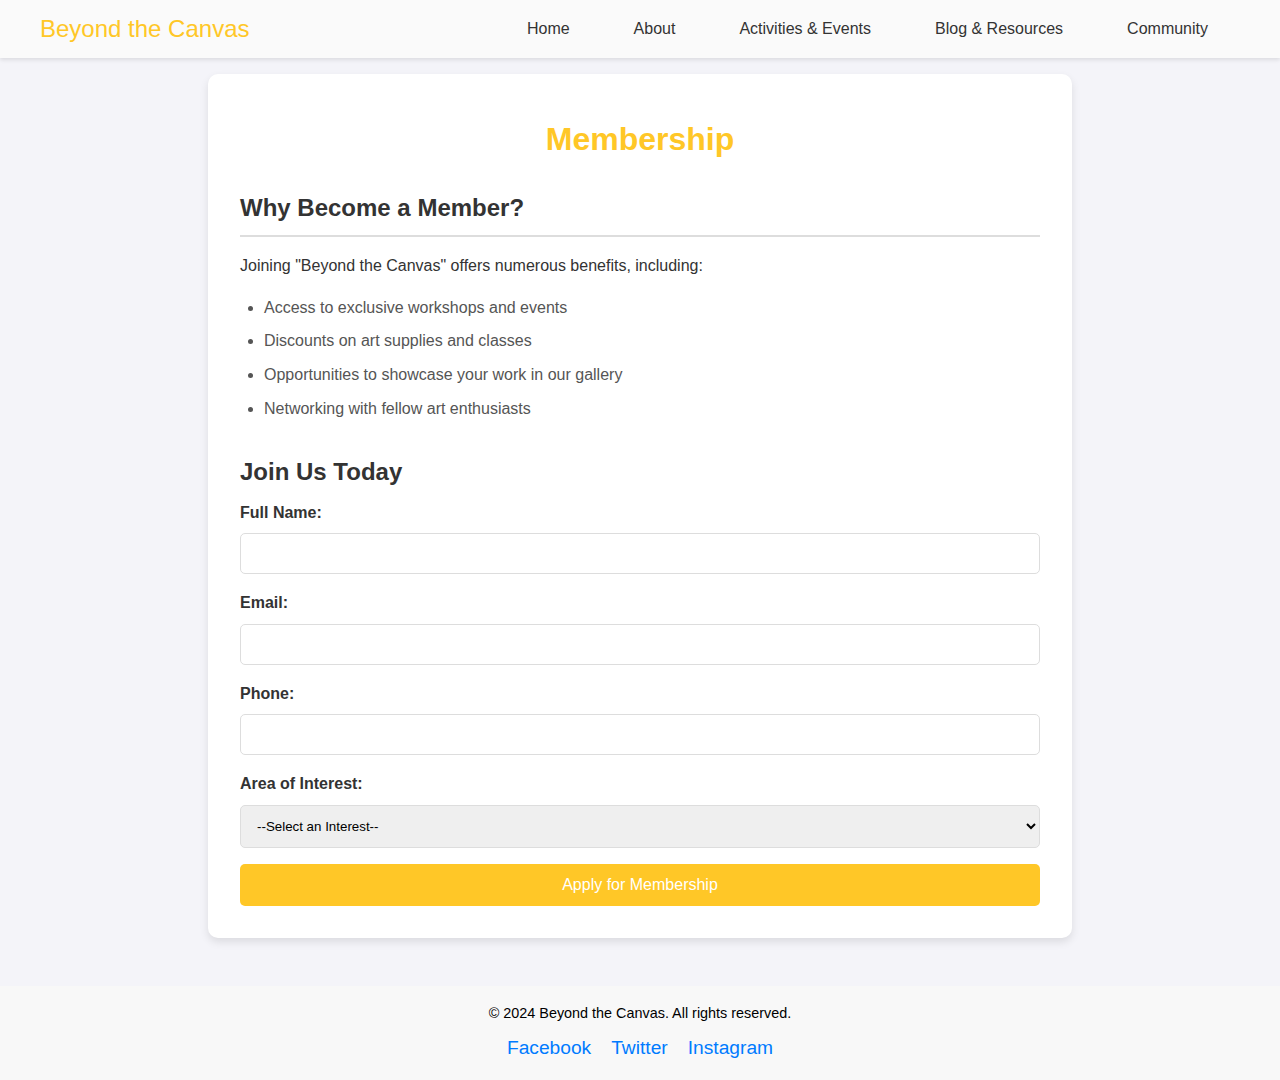
<file: membership.html>
<!DOCTYPE html>
<html lang="en">
<head>
    <meta charset="UTF-8">
    <meta name="viewport" content="width=device-width, initial-scale=1.0">
    <title>Membership - Beyond the Canvas</title>
    <link rel="stylesheet" href="styles.css">
    <link rel="stylesheet" href="responsive.css">
</head>
<body>
    <header>
        <nav>
            <div class="nav-container">
                <a href="index.html" class="logo">Beyond the Canvas</a>
                <button class="hamburger" aria-label="Toggle menu">
                    &#9776;
                </button>
                <ul class="nav-links">
                    <li><a href="index.html">Home</a></li>
                    <li><a href="about.html">About</a></li>
                    <li class="dropdown">
                        <a href="#">Activities & Events</a>
                        <ul class="dropdown-menu">
                            <li><a href="activities.html">Activities</a></li>
                            <li><a href="events.html">Events</a></li>
                            <li><a href="achievements.html">Achievements</a></li>

                        </ul>
                    </li>
                    <li class="dropdown">
                        <a href="#">Blog & Resources</a>
                        <ul class="dropdown-menu">
                            <li><a href="blog.html">Blog</a></li>
                            <li><a href="resources.html">Resources</a></li>
                        </ul>
                    </li>
                    <li class="dropdown">
                        <a href="#">Community</a>
                        <ul class="dropdown-menu">
                            <li><a href="membership.html">Membership</a></li>
                            <li><a href="gallery.html">Gallery</a></li>
                            <li><a href="contact.html">Contact Us</a></li>
                        </ul>
                    </li>
                </ul>
            </div>
        </nav>
    </header>
    
    
    <main>
        <section class="membership">
            <h1>Membership</h1>
            <div class="membership-info">
                <h2>Why Become a Member?</h2>
                <p>Joining "Beyond the Canvas" offers numerous benefits, including:</p>
                <ul>
                    <li>Access to exclusive workshops and events</li>
                    <li>Discounts on art supplies and classes</li>
                    <li>Opportunities to showcase your work in our gallery</li>
                    <li>Networking with fellow art enthusiasts</li>
                </ul>
            </div>
            <div class="membership-form">
                <h2>Join Us Today</h2>
                <form id="membership-form">
                    <label for="full-name">Full Name:</label>
                    <input type="text" id="full-name" name="full-name" required>

                    <label for="email">Email:</label>
                    <input type="email" id="email" name="email" required>

                    <label for="phone">Phone:</label>
                    <input type="tel" id="phone" name="phone" required>

                    <label for="interest">Area of Interest:</label>
                    <select id="interest" name="interest" required>
                        <option value="">--Select an Interest--</option>
                        <option value="painting">Painting</option>
                        <option value="dance">Dance</option>
                        <option value="hiking">Hiking</option>
                        <option value="photography">Photography</option>
                    </select>

                    <button type="submit">Apply for Membership</button>
                </form>
            </div>
        </section>
    </main>
    <footer>
        <p>&copy; 2024 Beyond the Canvas. All rights reserved.</p>
        <div class="social-media">
            <a href="#">Facebook</a>
            <a href="#">Twitter</a>
            <a href="#">Instagram</a>
        </div>
    </footer>
    <script src="script.js"></script>
</body>
</html>
</file>
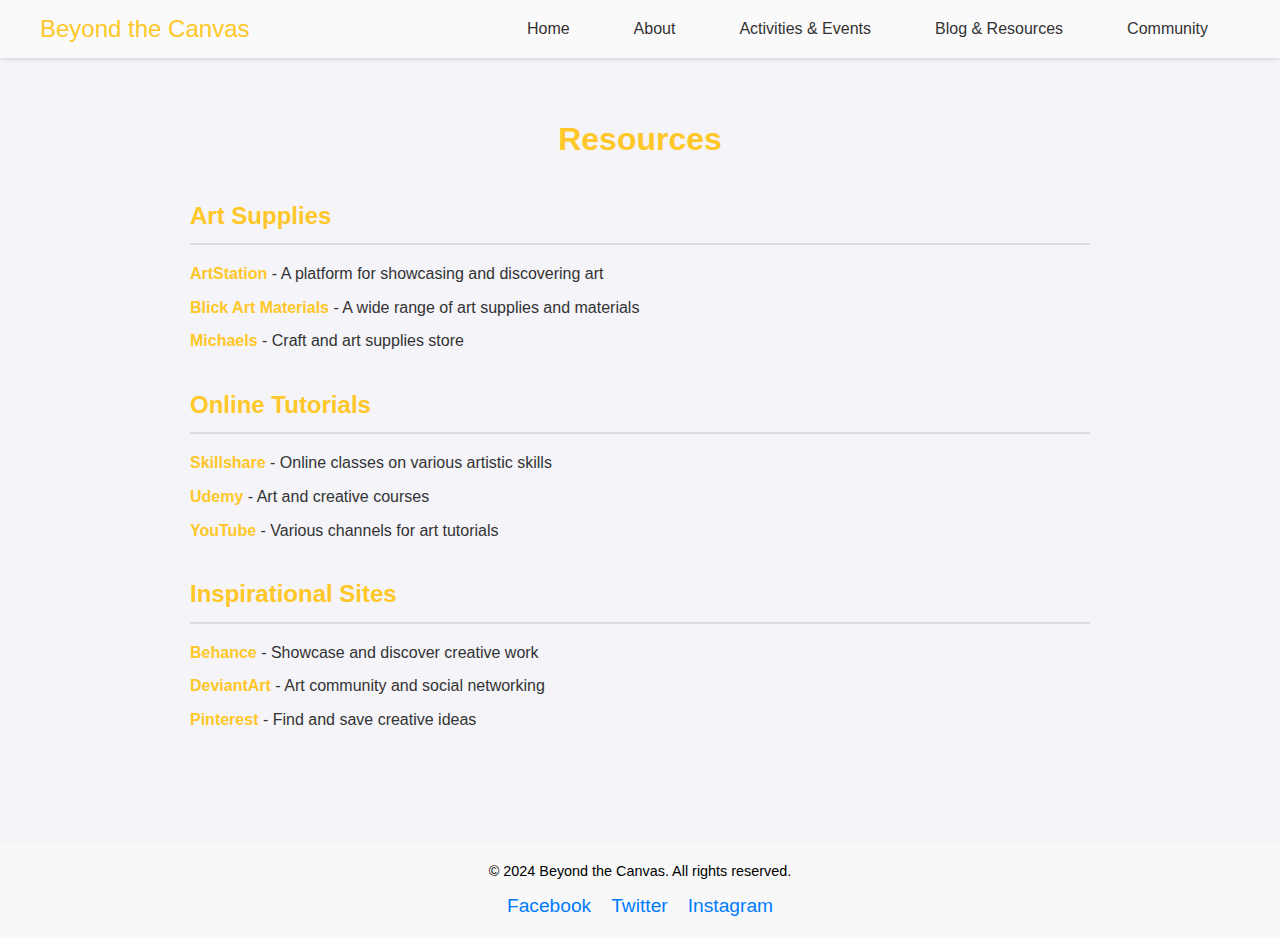
<file: resources.html>
<!DOCTYPE html>
<html lang="en">
<head>
    <meta charset="UTF-8">
    <meta name="viewport" content="width=device-width, initial-scale=1.0">
    <title>Resources - Beyond the Canvas</title>
    <link rel="stylesheet" href="styles.css">
    <link rel="stylesheet" href="responsive.css">
</head>
<body>
    <header>
        <nav>
            <div class="nav-container">
                <a href="index.html" class="logo">Beyond the Canvas</a>
                <button class="hamburger" aria-label="Toggle menu">
                    &#9776;
                </button>
                <ul class="nav-links">
                    <li><a href="index.html">Home</a></li>
                    <li><a href="about.html">About</a></li>
                    <li class="dropdown">
                        <a href="#">Activities & Events</a>
                        <ul class="dropdown-menu">
                            <li><a href="activities.html">Activities</a></li>
                            <li><a href="events.html">Events</a></li>
                            <li><a href="achievements.html">Achievements</a></li>

                        </ul>
                    </li>
                    <li class="dropdown">
                        <a href="#">Blog & Resources</a>
                        <ul class="dropdown-menu">
                            <li><a href="blog.html">Blog</a></li>
                            <li><a href="resources.html">Resources</a></li>
                        </ul>
                    </li>
                    <li class="dropdown">
                        <a href="#">Community</a>
                        <ul class="dropdown-menu">
                            <li><a href="membership.html">Membership</a></li>
                            <li><a href="gallery.html">Gallery</a></li>
                            <li><a href="contact.html">Contact Us</a></li>
                        </ul>
                    </li>
                </ul>
            </div>
        </nav>
    </header>
    
    
    <main>
        <section class="resources">
            <h1>Resources</h1>
            <div class="resource-category">
                <h2>Art Supplies</h2>
                <ul>
                    <li><a href="https://www.artstation.com/" target="_blank">ArtStation</a> - A platform for showcasing and discovering art</li>
                    <li><a href="https://www.dickblick.com/" target="_blank">Blick Art Materials</a> - A wide range of art supplies and materials</li>
                    <li><a href="https://www.michaels.com/" target="_blank">Michaels</a> - Craft and art supplies store</li>
                </ul>
            </div>
            <div class="resource-category">
                <h2>Online Tutorials</h2>
                <ul>
                    <li><a href="https://www.skillshare.com/" target="_blank">Skillshare</a> - Online classes on various artistic skills</li>
                    <li><a href="https://www.udemy.com/" target="_blank">Udemy</a> - Art and creative courses</li>
                    <li><a href="https://www.youtube.com/" target="_blank">YouTube</a> - Various channels for art tutorials</li>
                </ul>
            </div>
            <div class="resource-category">
                <h2>Inspirational Sites</h2>
                <ul>
                    <li><a href="https://www.behance.net/" target="_blank">Behance</a> - Showcase and discover creative work</li>
                    <li><a href="https://www.deviantart.com/" target="_blank">DeviantArt</a> - Art community and social networking</li>
                    <li><a href="https://www.pinterest.com/" target="_blank">Pinterest</a> - Find and save creative ideas</li>
                </ul>
            </div>
        </section>
    </main>
    <footer>
        <p>&copy; 2024 Beyond the Canvas. All rights reserved.</p>
        <div class="social-media">
            <a href="#">Facebook</a>
            <a href="#">Twitter</a>
            <a href="#">Instagram</a>
        </div>
    </footer>
    <script src="script.js"></script>
</body>
</html>
</file>
<file: styles.css>
/* General Styles */
body {
    font-family: Arial, sans-serif;
    font-size: 16px;
    line-height: 1.6;
    margin: 0;
    padding: 0;
    box-sizing: border-box;
    background-color: #f4f4f9;
    color: #333;
}

.container {
    width: 90%;
    max-width: 1200px;
    margin: 0 auto;
    padding: 1rem;
}

/* Header Styles */
header {
    background-color: #fcfafa;
    padding: 1rem;
    position: relative;
    box-shadow: 0 2px 4px rgba(0, 0, 0, 0.1);
    transition: background-color 0.3s ease;
}

header:hover {
    background-color: #fafafa;
}

header .nav-container {
    display: flex;
    align-items: center;
    justify-content: space-between;
}

header .logo {
    font-size: 1.5rem;
    color: #ffc727;
    text-decoration: none;
    transition: color 0.3s ease;
}

header .logo:hover {
    color: #ffc725;
}

header .nav-links {
    display: flex;
    list-style: none;
    padding: 0;
    margin: 0;
}

header .nav-links li {
    position: relative;
}

header .nav-links a {
    display: block;
    padding: 0.5rem 1rem;
    text-decoration: none;
    color: #333;
    transition: background-color 0.3s ease, color 0.3s ease;
}

header .nav-links a:hover, .dropdown:hover > a {
    background-color: #ffc727;
    color: #fff;
    border-radius: 5px;
}

header .hamburger {
    background: none;
    border: none;
    font-size: 1.5rem;
    cursor: pointer;
}
 
/* Dropdown Menu Styles */
.dropdown-menu {
    display: none;
    position: absolute;
    top: 100%;
    left: 0;
    background-color: #f8f8f8;
    padding: 0;
    list-style: none;
    margin: 0;
    z-index: 10;
    box-shadow: 0 4px 8px rgba(0, 0, 0, 0.1);
}

.dropdown-menu li {
    margin: 0;
}

.dropdown-menu a {
    padding: 0.5rem 1rem;
    color: #333;
    transition: background-color 0.3s ease, color 0.3s ease;
}

.dropdown-menu a:hover {
    background-color: #ffc727;
    color: #fff;
}

.dropdown:hover .dropdown-menu {
    display: block;
}

/* Main Content Styles */
main {
    padding: 2rem 0;
}

/* Footer Styles */
footer {
    background-color: #f8f8f8;
    text-align: center;
    padding: 1rem;
    font-size: 0.9rem;
    color: #333;
    position: relative;
}

footer p {
    margin: 0;
}

footer .social-media {
    margin-top: 0.5rem;
}

footer .social-media a {
    margin: 0 0.5rem;
    text-decoration: none;
    color: #ffc727;
    transition: color 0.3s ease;
}

footer .social-media a:hover {
    color: #ffc725;
}

.team-outer {
    display: flex;
    justify-content: space-around;
    flex-wrap: wrap;
    gap: 2rem;
    padding: 2rem;
}

.team-member {
    margin: 1rem;
    text-align: center;
    transition: transform 0.3s ease;
}

.team-member:hover {
    transform: translateY(-10px);
}

.team-member img {
    aspect-ratio: 3/4;
    border-radius: 50%;
    object-fit: cover;
    box-shadow: 0 4px 8px rgba(0, 0, 0, 0.1);
}

.testimonials {
    max-width: 600px;
    margin: 0 auto;
}

.testimonial {
    margin: 1rem 0;
    padding: 1rem;
    border: 1px solid #ccc;
    border-radius: 5px;
    box-shadow: 0 4px 8px rgba(0, 0, 0, 0.1);
    transition: transform 0.3s ease;
}

.testimonial:hover {
    transform: translateY(-5px);
}

.testimonial h3 {
    margin-top: 0.5rem;
}

/* Activities Page Styles */
.activities {
    max-width: 900px;
    margin: 0 auto;
    padding: 2rem;
}

.activities h1 {
    text-align: center;
    margin-bottom: 2rem;
    font-size: 2rem;
    color: #ffc727;
}

.activity {
    margin-bottom: 2rem;
    padding: 1rem;
    border: 1px solid #ccc;
    border-radius: 10px;
    box-shadow: 0 4px 8px rgba(0, 0, 0, 0.1);
    transition: transform 0.3s ease;
}

.activity:hover {
    transform: translateY(-5px);
}

.activity img {
    width: 100%;
    height: auto;
    border-radius: 5px;
}

.activity h2 {
    margin-top: 0;
    color: #ffc727;
}

.activity p {
    margin: 1rem 0;
}

.activity a {
    color: #ffc727;
    text-decoration: none;
    font-weight: bold;
    transition: color 0.3s ease;
}

.activity a:hover {
    color: #ffc725;
}


/* Events Page Styles */
.events {
    max-width: 900px;
    margin: 0 auto;
    padding: 2rem;
}

.event-calendar {
    margin-bottom: 2rem;
}

/* Highlighting the event date */
.eventDate {
    background-color: #e7b81d;
    cursor: pointer;
    position: relative;
    transition: background-color 0.3s ease;
}

.eventDate:hover {
    background-color: #d3a019;
}

/* Making a tool tip with position absolute */
.eventDate:before, .eventDate:after {
    position: absolute;
    content: '';
    transition: all 0.4s ease;
    opacity: 0;
}

/* Tip of the tooltip with triangular face */
.eventDate:before {
    border-width: 10px 8px 0 8px;
    border-style: solid;
    border-color: #e7b81d transparent transparent transparent;
    top: 10px;
    transform: translateY(-20px);
}

/* Retrieving the event name from data-tooltip attribute from HTML */
.eventDate:after {
    content: attr(data-tooltip);
    background-color: #e7b81d;
    color: #fff;
    width: max-content;
    height: fit-content;
    padding: 5px;
    border-radius: 2px;
    transform: translateY(-52px);
    left: -10px;
}

/* Activation on hover */
.eventDate:hover:before, .eventDate:hover:after {
    opacity: 1;
}

#calendar table {
    border-collapse: collapse;
    width: 100%;
    margin-bottom: 2rem;
    overflow-x: auto;
}

#calendar th, #calendar td {
    border: 1px solid #ddd;
    padding: 0.5rem;
    text-align: center;
}

#calendar th {
    background-color: #f4f4f4;
}

.event-registration {
    margin-top: 2rem;
}

.event-registration form {
    display: flex;
    flex-direction: column;
}

.event-registration label {
    margin-top: 1rem;
}

.event-registration input, .event-registration select {
    padding: 0.5rem;
    margin-top: 0.5rem;
}

.event-registration button {
    margin-top: 1rem;
    padding: 0.5rem 1rem;
    font-size: 1rem;
    background-color: #ffc727;
    color: white;
    border: none;
    cursor: pointer;
    transition: background-color 0.3s ease;
}

.event-registration button:hover {
    background-color: #ffc725;
}

/* Resources Page Styles */
.resources {
    max-width: 900px;
    margin: 0 auto;
    padding: 2rem;
}

.resources h1 {
    text-align: center;
    margin-bottom: 2rem;
    font-size: 2rem;
    color: #ffc727;
}

.resource-category {
    margin-bottom: 2rem;
}

.resource-category h2 {
    margin-top: 0;
    border-bottom: 2px solid #ddd;
    padding-bottom: 0.5rem;
    color: #ffc727;
}

.resource-category ul {
    list-style: none;
    padding: 0;
    margin: 1rem 0;
}

.resource-category ul li {
    margin: 0.5rem 0;
}

.resource-category a {
    color: #ffc727;
    text-decoration: none;
    font-weight: bold;
    transition: color 0.3s ease;
}

.resource-category a:hover {
    color: #ffc725;
}

/* Blog Page Styles */
.blog-posts {
    max-width: 900px;
    margin: 0 auto;
    padding: 2rem;
}

.blog-post {
    margin-bottom: 2rem;
    padding: 1rem;
    border: 1px solid #ccc;
    border-radius: 5px;
    box-shadow: 0 4px 8px rgba(0, 0, 0, 0.1);
    transition: transform 0.3s ease;
}

.blog-post:hover {
    transform: translateY(-5px);
}

.blog-post img {
    width: 100%;
    height: auto;
    border-radius: 5px;
}

.blog-post h2 {
    margin-top: 0;
    color: #ffc727;
}

.blog-post p {
    margin: 1rem 0;
}

.blog-post a {
    color: #ffc727;
    text-decoration: none;
    font-weight: bold;
    transition: color 0.3s ease;
}

.blog-post a:hover {
    color: #ffc725;
}


/* Contact Page Styles */
.contact {
    max-width: 800px;
    margin: 0 auto;
    padding: 2rem;
    background-color: #ffffff;
    box-shadow: 0 4px 8px rgba(0, 0, 0, 0.1);
    border-radius: 10px;
}

.contact h1 {
    text-align: center;
    margin-bottom: 1.5rem;
    font-size: 2rem;
    color: #ffc727;
}

.contact p {
    text-align: center;
    margin-bottom: 2rem;
    font-size: 1.1rem;
    color: #555;
}

.contact form {
    display: flex;
    flex-direction: column;
}

.contact label {
    margin-bottom: 0.5rem;
    font-weight: bold;
    color: #333;
}

.contact input, .contact textarea {
    padding: 0.75rem;
    margin-bottom: 1rem;
    border: 1px solid #ddd;
    border-radius: 5px;
    transition: border-color 0.3s ease;
}

.contact input:focus, .contact textarea:focus {
    border-color: #ffc727;
    outline: none;
}

.contact button {
    padding: 0.75rem;
    font-size: 1rem;
    background-color: #ffc727;
    color: white;
    border: none;
    border-radius: 5px;
    cursor: pointer;
    transition: background-color 0.3s ease, transform 0.3s ease;
}

.contact button:hover {
    background-color: #ffc725;
    transform: translateY(-2px);
}

.contact .info {
    margin-top: 2rem;
    padding: 1rem;
    border: 1px solid #ddd;
    border-radius: 5px;
    background-color: #f9f9f9;
}

.contact .info h3 {
    margin-top: 0;
    color: #ffc727;
}

.contact .info p {
    margin: 0.5rem 0;
    color: #555;
}

.contact .info a {
    color: #ffc727;
    text-decoration: none;
    transition: color 0.3s ease;
}

.contact .info a:hover {
    color: #ffc725;
}


/* Membership Page Styles */
.membership {
    max-width: 800px;
    margin: 0 auto;
    padding: 2rem;
    background-color: #ffffff;
    box-shadow: 0 4px 8px rgba(0, 0, 0, 0.1);
    border-radius: 10px;
}

.membership h1 {
    text-align: center;
    margin-bottom: 1.5rem;
    font-size: 2rem;
    color: #ffc727;
}

.membership-info {
    margin-bottom: 2rem;
}

.membership-info h2 {
    margin-top: 0;
    border-bottom: 2px solid #ddd;
    padding-bottom: 0.5rem;
    color: #333;
}

.membership-info ul {
    list-style: disc;
    padding-left: 1.5rem;
}

.membership-info ul li {
    margin-bottom: 0.5rem;
    color: #555;
}

.membership-form {
    margin-top: 2rem;
}

.membership-form form {
    display: flex;
    flex-direction: column;
}

.membership-form label {
    margin-bottom: 0.5rem;
    font-weight: bold;
    color: #333;
}

.membership-form input, .membership-form select {
    padding: 0.75rem;
    margin-bottom: 1rem;
    border: 1px solid #ddd;
    border-radius: 5px;
    transition: border-color 0.3s ease;
}

.membership-form input:focus, .membership-form select:focus {
    border-color: #ffc727;
    outline: none;
}

.membership-form button {
    padding: 0.75rem;
    font-size: 1rem;
    background-color: #ffc727;
    color: white;
    border: none;
    border-radius: 5px;
    cursor: pointer;
    transition: background-color 0.3s ease, transform 0.3s ease;
}

.membership-form button:hover {
    background-color: #ffc725;
    transform: translateY(-2px);
}


.gallery {
    max-width: 1200px;
    margin: 0 auto;
    text-align: center;
}

.gallery h1 {
    font-size: 2rem;
    margin-bottom: 1rem;
}

.gallery-grid {
    display: grid;
    grid-template-columns: repeat(auto-fit, minmax(200px, 1fr));
    gap: 1rem;
}

figure {
    position: relative;
    overflow: hidden;
    border-radius: 8px;
    box-shadow: 0 4px 8px rgba(0, 0, 0, 0.1);
    transition: transform 0.3s, box-shadow 0.3s;
}

figure:hover {
    transform: scale(1.05);
    box-shadow: 0 8px 16px rgba(0, 0, 0, 0.2);
}

img {
    width: 100%;
    height: auto;
    display: block;
}

figcaption {
    background: rgba(0, 0, 0, 0.6);
    color: #fff;
    padding: 0.5rem;
    text-align: center;
    position: absolute;
    bottom: 0;
    width: 100%;
    transform: translateY(100%);
    transition: transform 0.3s;
}

figure:hover figcaption {
    transform: translateY(0);
}

footer {
    background: #333;
    color: #fff;
    text-align: center;
    padding: 1rem;
    margin-top: 2rem;
}

.social-media a {
    color: #fff;
    text-decoration: none;
    margin: 0 0.5rem;
    font-size: 1.2rem;
}

.social-media a:hover {
    text-decoration: underline;
}

/* Responsive styles */
/* It would be nice if you don't uncomment this code. */
/* @media (max-width: 768px) {
    .hamburger {
        display: block;
    }

    .nav-links {
        display: none;
        flex-direction: column;
    }

    .nav-links.show {
        display: flex;
    }

    .nav-links li {
        padding: 0.5rem 1rem;
    }
} */


/* For home page scrolling effect */
/* Scroll Reveal Effect */
.upcoming-events {
    /* opacity: 0; */
    transform: translateY(50px);
    transition: opacity 0.6s ease-out, transform 0.6s ease-out;
    margin-bottom: 70px;
}

.upcoming-events.visible {
    opacity: 1;
    transform: translateY(0);
}


/* Achievements page styles */

.achievements {
    max-width: 1200px;
    margin: 0 auto;
}

h1 {
    text-align: center;
    margin-bottom: 1.5rem;
    color: #333;
}

.achievement {
    background: #f9f9f9;
    border-radius: 5px;
    padding: 1.5rem;
    margin-bottom: 1.5rem;
    box-shadow: 0 2px 4px rgba(0, 0, 0, 0.1);
}

.achievement h2 {
    font-size: 1.5rem;
    margin-bottom: 0.5rem;
    color: #333;
}

.achievement p {
    font-size: 1.1rem;
    margin: 0.5rem 0;
    color: #666;
}
</file>
<file: responsive.css>
/* Global Styles for Mobile Devices (default) */
body {
    font-family: Arial, sans-serif;
    font-size: 16px;
    line-height: 1.6;
    margin: 0;
    padding: 0;
    box-sizing: border-box;
}

header, footer {
    background-color: #f8f8f8;
    padding: 1rem;
}

header nav ul {
    display: flex;
    flex-direction: column;
    padding: 0;
    list-style: none;
    text-align: center;
}

header nav ul li {
    margin: 0.5rem 0;
}

header nav ul li a {
    display: block;
    padding: 0.5rem;
    text-decoration: none;
    color: #333;
    border-radius: 4px;
}

header nav ul li a:hover {
    background-color: #ddd;
}

footer {
    text-align: center;
    font-size: 0.9rem;
}

footer p {
    color: black;
}

footer .social-media {
    margin-top: 0.5rem;
}

footer .social-media a {
    margin: 0 0.5rem;
    text-decoration: none;
    color: #007BFF;
}

footer .social-media a:hover {
    text-decoration: underline;
}

/* Styles for Content Sections */
main {
    padding: 1rem;
}

.contact-info h2{
    text-align: center;
}
.contact-form h2{
    text-align: center;
}

h1, h2, h3, h4, h5, h6 {
    margin: 0.5rem 0;
}

a {
    color: #007BFF;
    text-decoration: none;
}

a:hover {
    text-decoration: underline;
}

/* Gallery Page Styles */
.gallery {
    padding: 2rem 0;
}

.gallery-grid {
    display: grid;
    grid-template-columns: 1fr;
    gap: 1rem;
}

.gallery-grid figure {
    margin: 0;
}

.gallery-grid img {
    width: 100%;
    height: auto;
}

/* Blog Page Styles */
.blog {
    padding: 2rem 0;
}

.blog-post {
    margin-bottom: 2rem;
    border-bottom: 1px solid #ddd;
    padding-bottom: 1rem;
}

.blog-post img {
    width: 100%;
    height: auto;
    margin-bottom: 1rem;
}

/* Contact Page Styles */
.contact-info, .contact-form {
    margin-bottom: 2rem;
}

.contact-form form {
    display: flex;
    flex-direction: column;
}

.contact-form label {
    margin-top: 1rem;
}

.contact-form input, .contact-form textarea {
    padding: 0.5rem;
    margin-top: 0.5rem;
}

.contact-form button {
    margin-top: 1rem;
    padding: 0.5rem 1rem;
    font-size: 1rem;
    background-color: #007BFF;
    color: white;
    border: none;
    cursor: pointer;
}

.contact-form button:hover {
    background-color: #0056b3;
}

/* Responsive Styles */
@media (min-width: 768px) {
    header nav ul {
        flex-direction: row;
        justify-content: center;
    }

    header nav ul li {
        margin: 0 1rem;
    }

    .gallery-grid {
        grid-template-columns: repeat(auto-fill, minmax(300px, 1fr));
    }

    .contact-form {
        display: grid;
        gap: 1rem;
    }

    .contact-form textarea {
        grid-column: span 2;
    }
}

@media (min-width: 1024px) {
    .container {
        max-width: 1200px;
        margin: 0 auto;
    }

    header nav ul {
        flex-direction: row;
        justify-content: center;
    }

    .gallery-grid {
        grid-template-columns: repeat(auto-fill, minmax(300px, 1fr));
    }

    .blog-post {
        display: flex;
        flex-direction: column;
    }

    .blog-post img {
        max-width: 100%;
        height: auto;
    }
}

@media (min-width: 1440px) {
    body {
        font-size: 18px;
    }
}

/* FOR HAMBURGER and NAV */
header {
    background-color: #fcfafa;
    padding: 0.5rem 1rem;
    position: relative;
}

.nav-container {
    display: flex;
    align-items: center;
    justify-content: space-between;
    max-width: 1200px;
    margin: 0 auto;
}

.logo {
    font-size: 1.5rem;
    color: #333;
    text-decoration: none;
}

.nav-links {
    display: flex;
    list-style: none;
    padding: 0;
    margin: 0;
}

.nav-links li {
    position: relative;
}

.nav-links a {
    display: block;
    padding: 0.5rem 1rem;
    text-decoration: none;
    color: #333;
}

.nav-links a:hover, .dropdown:hover > a {
    background-color: #ddd;
}

/* Dropdown Menu Styles */
.dropdown-menu {
    display: none;
    position: absolute;
    top: 100%;
    left: 0;
    background-color: #f8f8f8;
    padding: 0;
    list-style: none;
    margin: 0;
}

.dropdown-menu li {
    margin: 0;
}

.dropdown-menu a {
    padding: 0.5rem 1rem;
    color: #333;
}

.dropdown-menu a:hover {
    background-color: #ddd;
}

.dropdown:hover .dropdown-menu {
    display: block;
}

.hamburger {
    display: none;
    background: none;
    border: none;
    font-size: 1.5rem;
    cursor: pointer;
}

@media (max-width: 768px) {
    header .nav-links {
        display: none;
        flex-direction: column;
        width: 100%;
        background-color: #fcfafa;
        position: absolute;
        top: 60px; /* Adjust based on your header height */
        left: 0;
        z-index: 2;
        box-shadow: 0 2px 4px rgba(0, 0, 0, 0.1);
    }
    
    header .nav-links.show {
        display: flex;
    }

    .hamburger {
        display:block;
        color: black;
        z-index: 1001;
    }

    .nav-links li {
        width: 100%;
        margin: 0;
    }
}
</file>
<file: parallax.css>
/* Parallax Background */
.parallax-bg {
    position: relative;
    height: 100vh;
    background: url('mainBG.jpg') no-repeat center center fixed;
    background-size: cover;
    overflow: hidden;
    display: flex;
    justify-content: center;
    align-items: center;
    text-align: center;
}

.hero-content {
    color: #000;
    z-index: 1;
    background-color: rgba(255, 255, 255, 0.9); /* Slightly more opaque background for better contrast */
    border-radius: 15px; /* Rounded corners for the card */
    width: 80%; /* Adjusted width for better responsiveness */
    max-width: 800px; /* Maximum width for larger screens */
    padding: 2rem; /* Increased padding for better spacing */
    box-shadow: 0 4px 8px rgba(0, 0, 0, 0.3); /* Shadow effect for card appearance */
    transition: transform 0.3s ease, box-shadow 0.3s ease; /* Transition for hover effects */
}

.hero-content:hover {
    transform: translateY(-10px); /* Slight lift effect on hover */
    box-shadow: 0 8px 16px rgba(0, 0, 0, 0.4); /* More pronounced shadow on hover */
}

.hero-content h1 {
    font-size: 3rem;
    margin: 0;
}

.hero-content p {
    font-size: 1.5rem;
    margin: 0.5rem 0;
}

.hero-content button {
    padding: 0.75rem 1.5rem;
    font-size: 1rem;
    background-color: #ffc727;
    color: #fff;
    border: none;
    border-radius: 5px;
    cursor: pointer;
    transition: background-color 0.3s ease;
}

.hero-content button:hover {
    background-color: #e5a518; /* Darker shade for button on hover */
}
</file>
